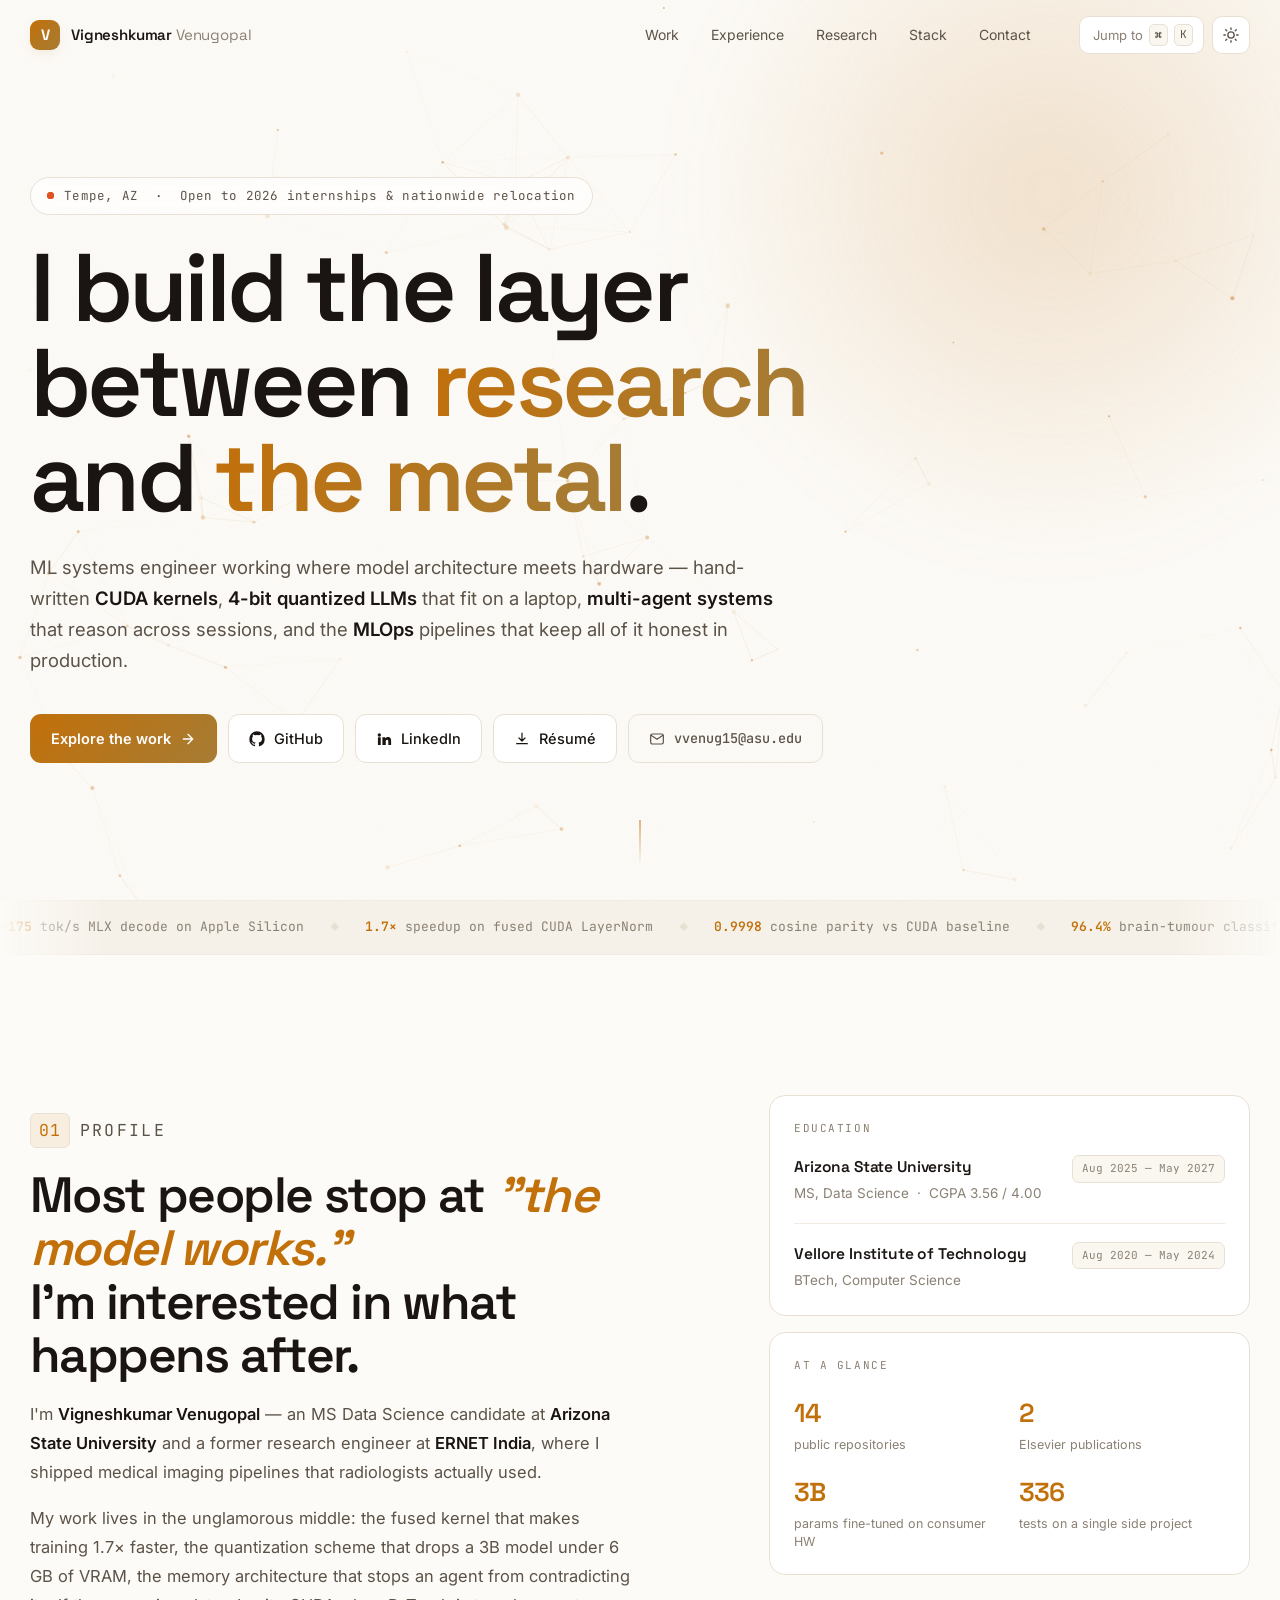
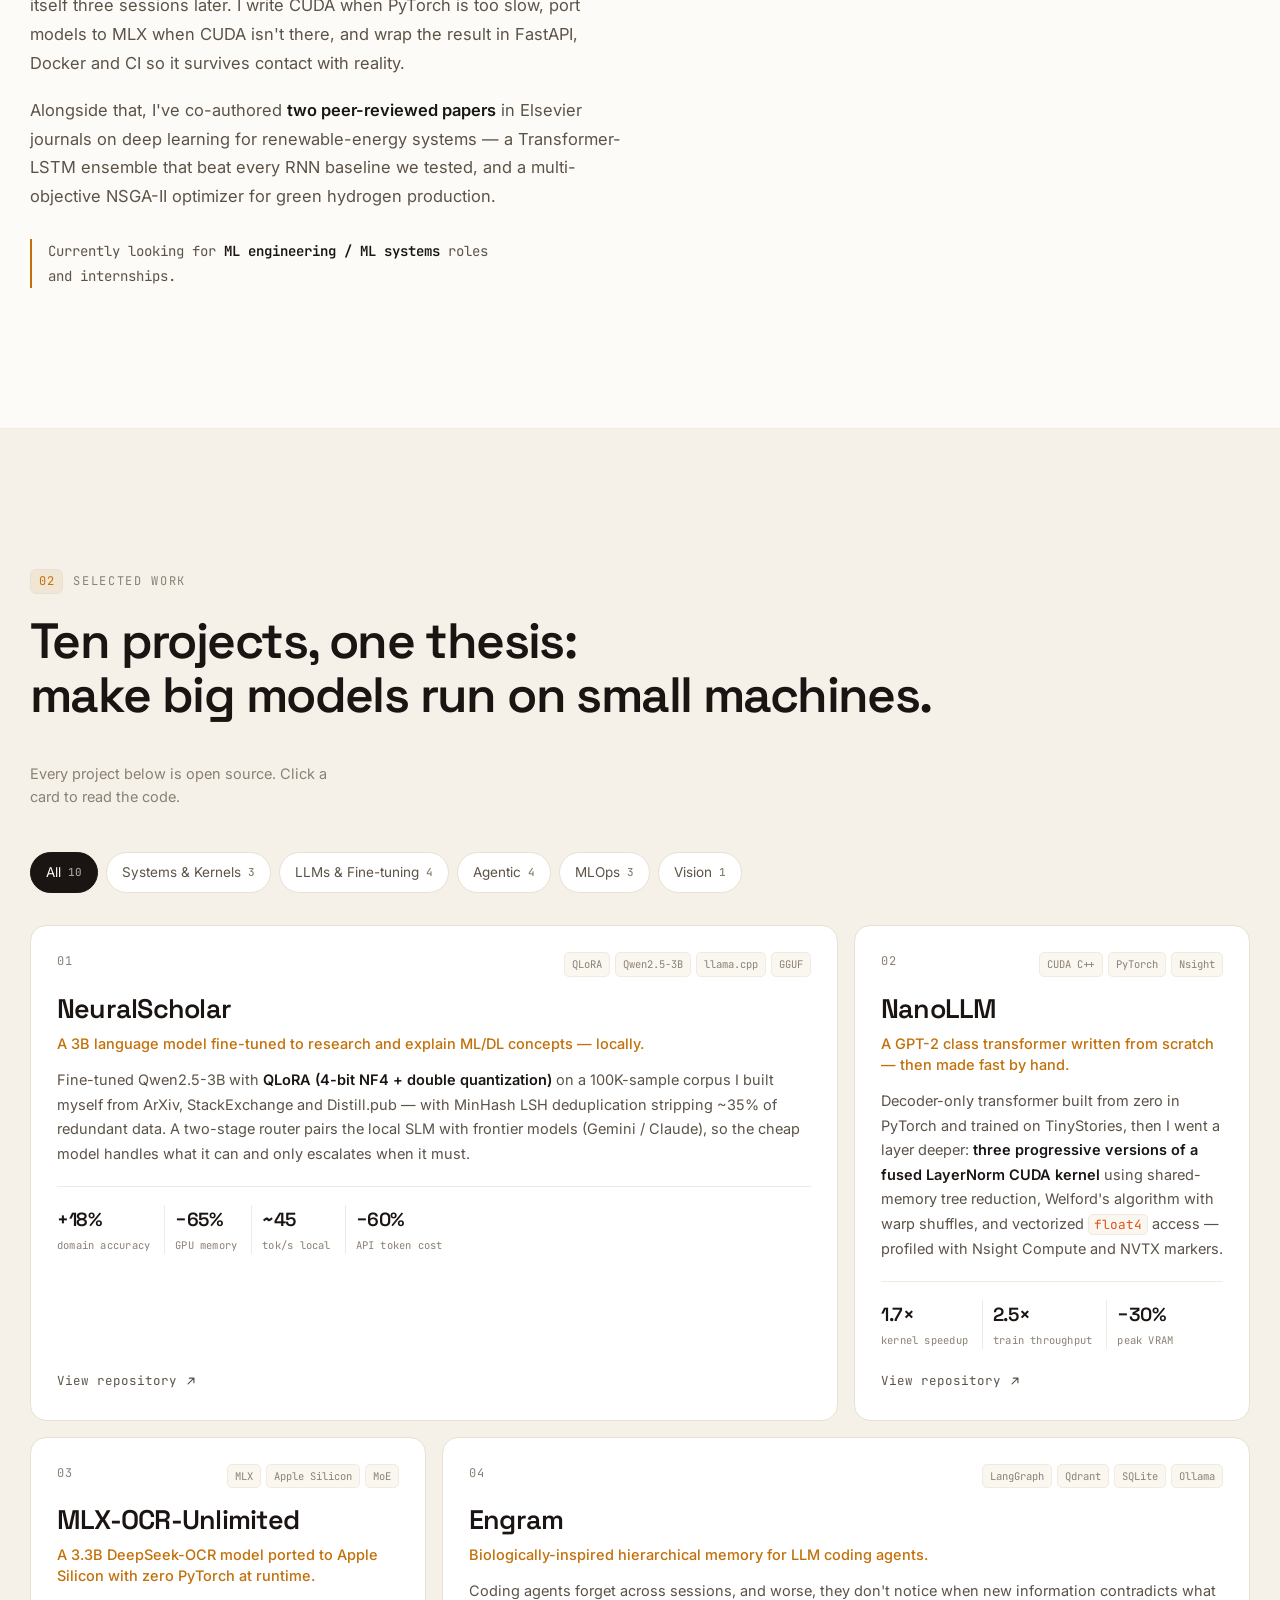
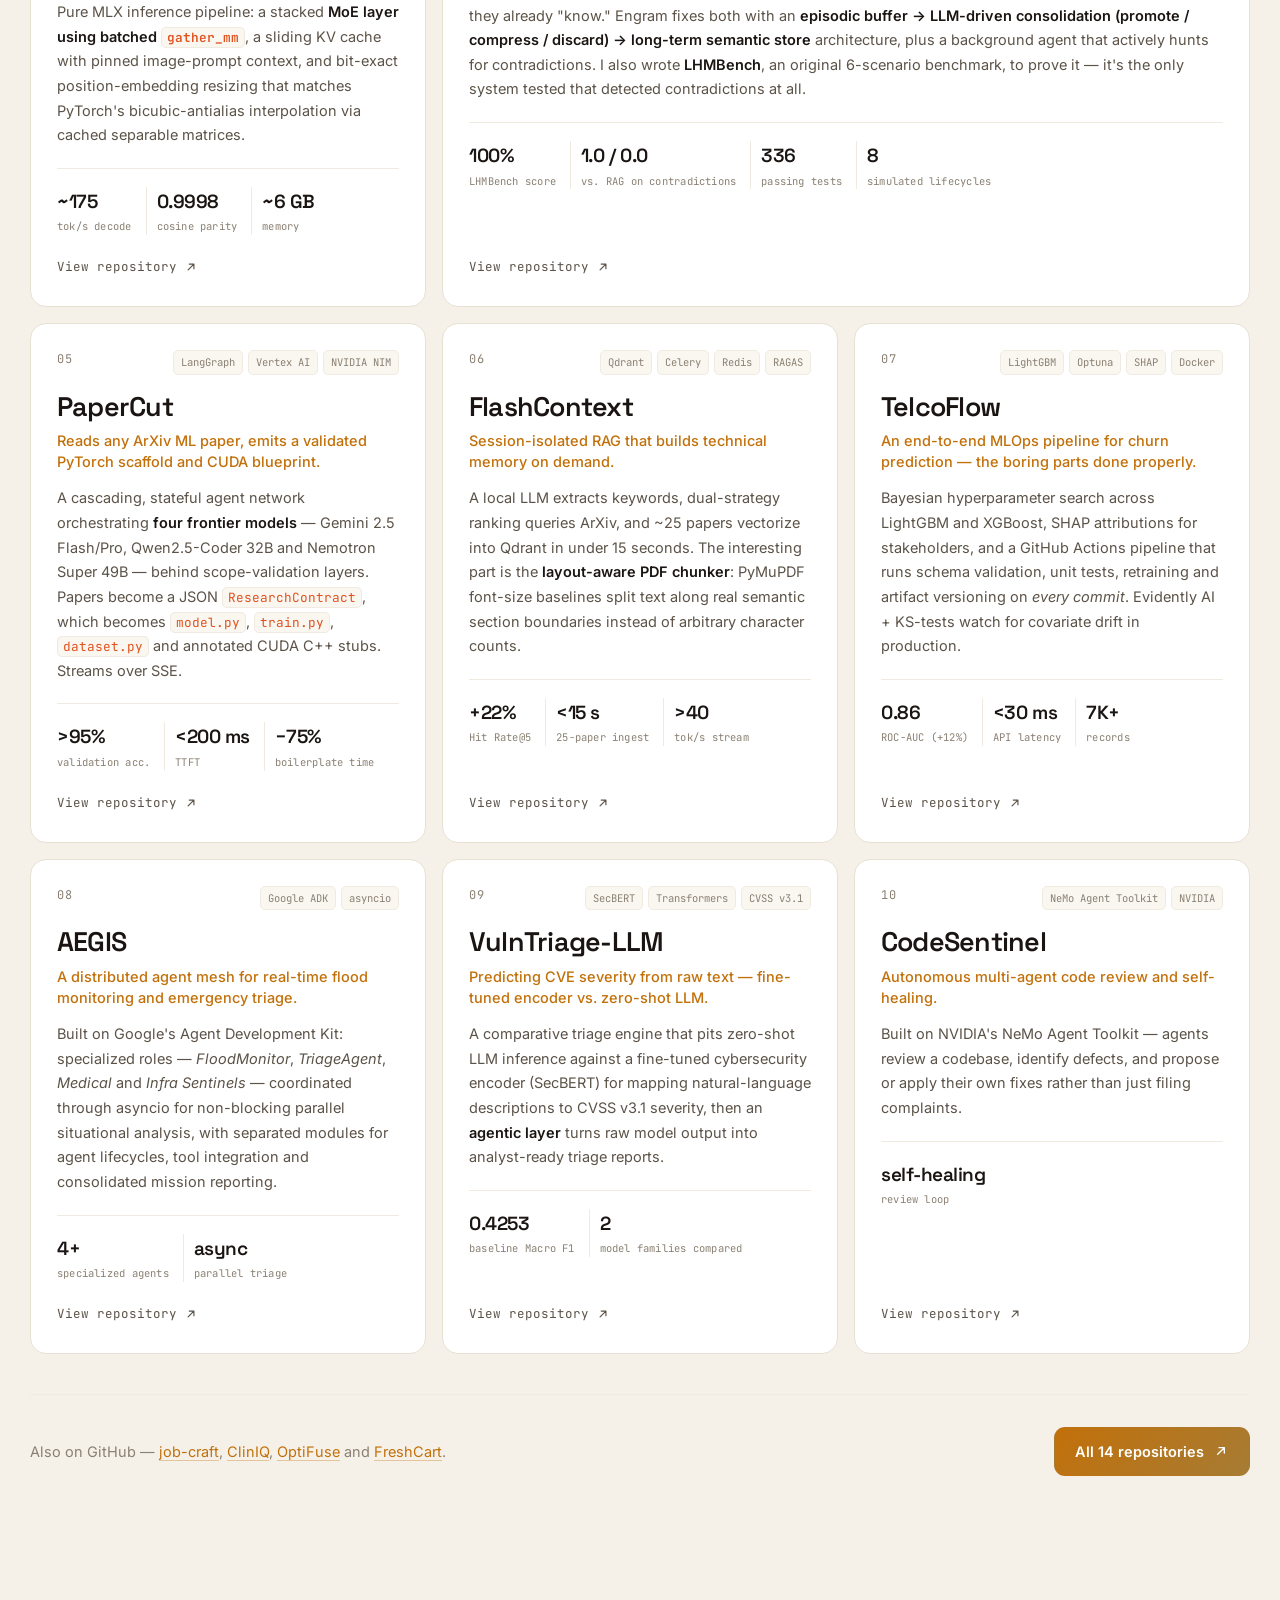
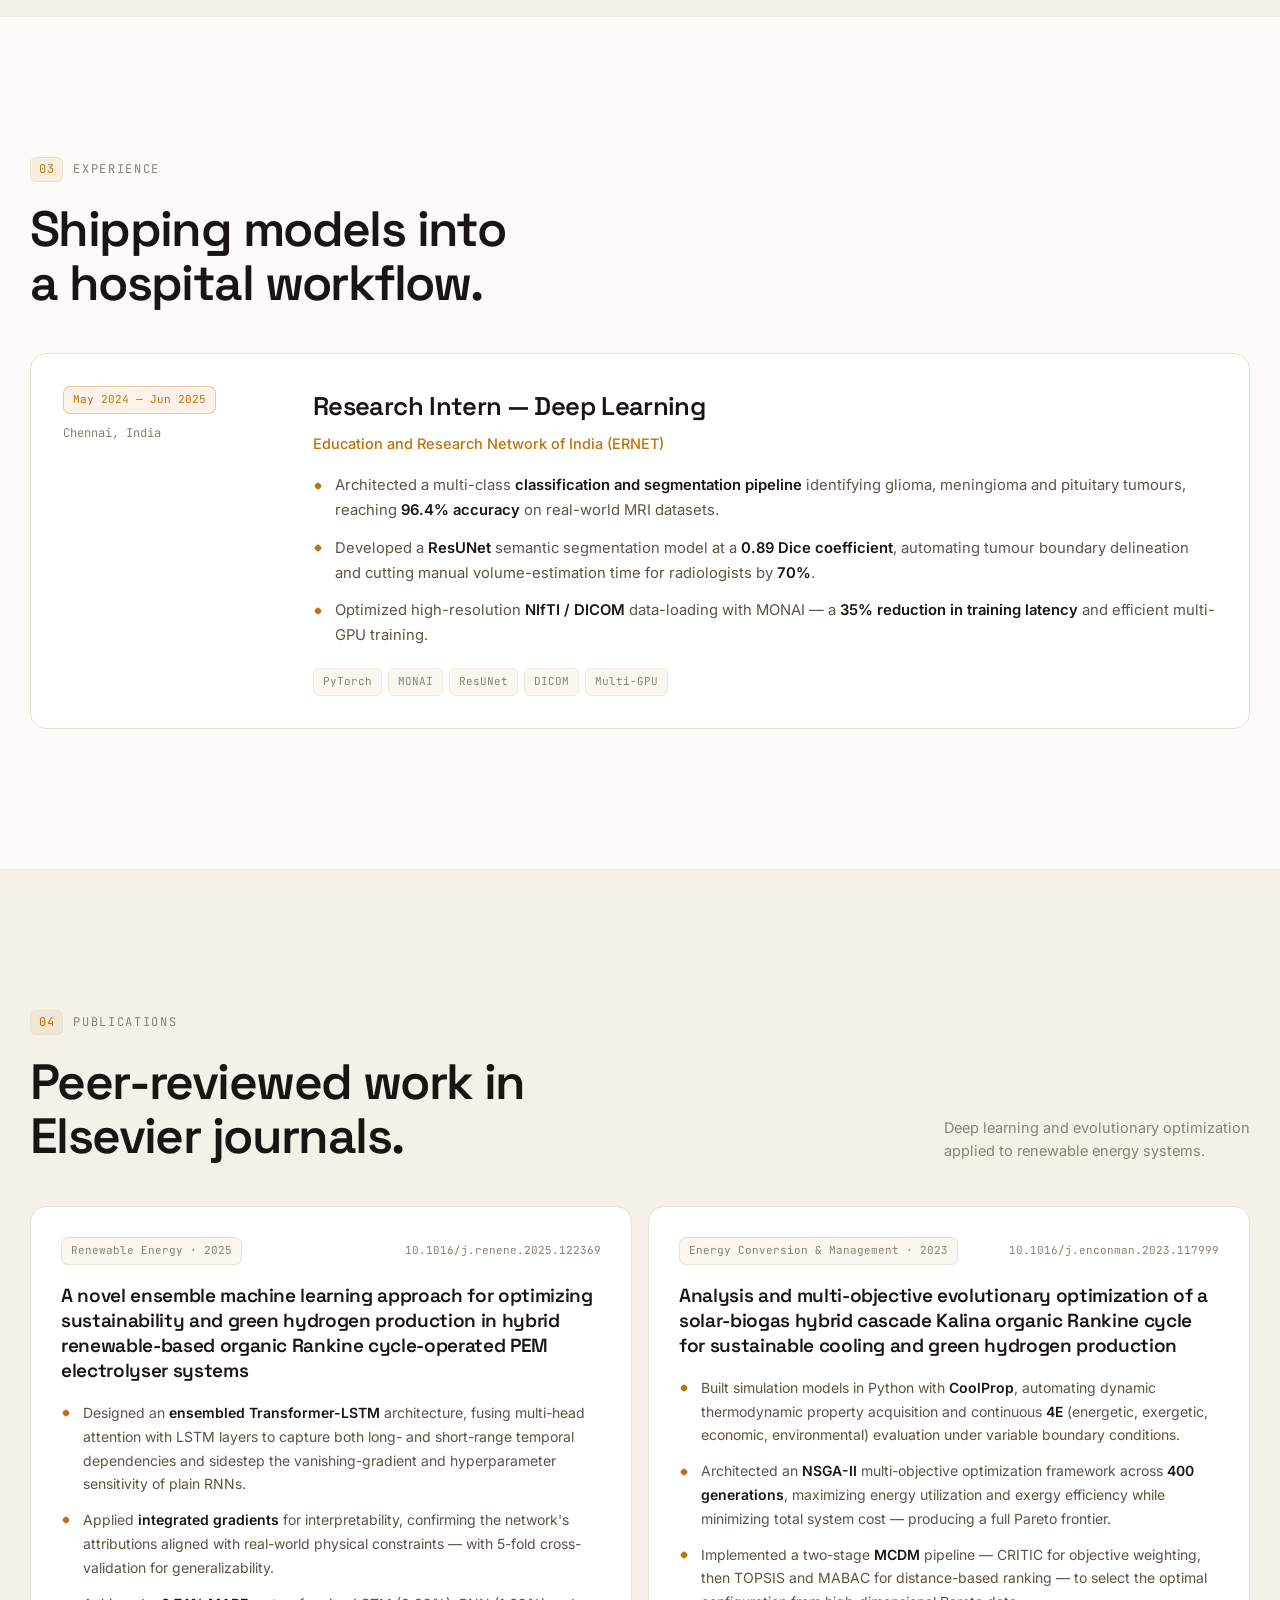
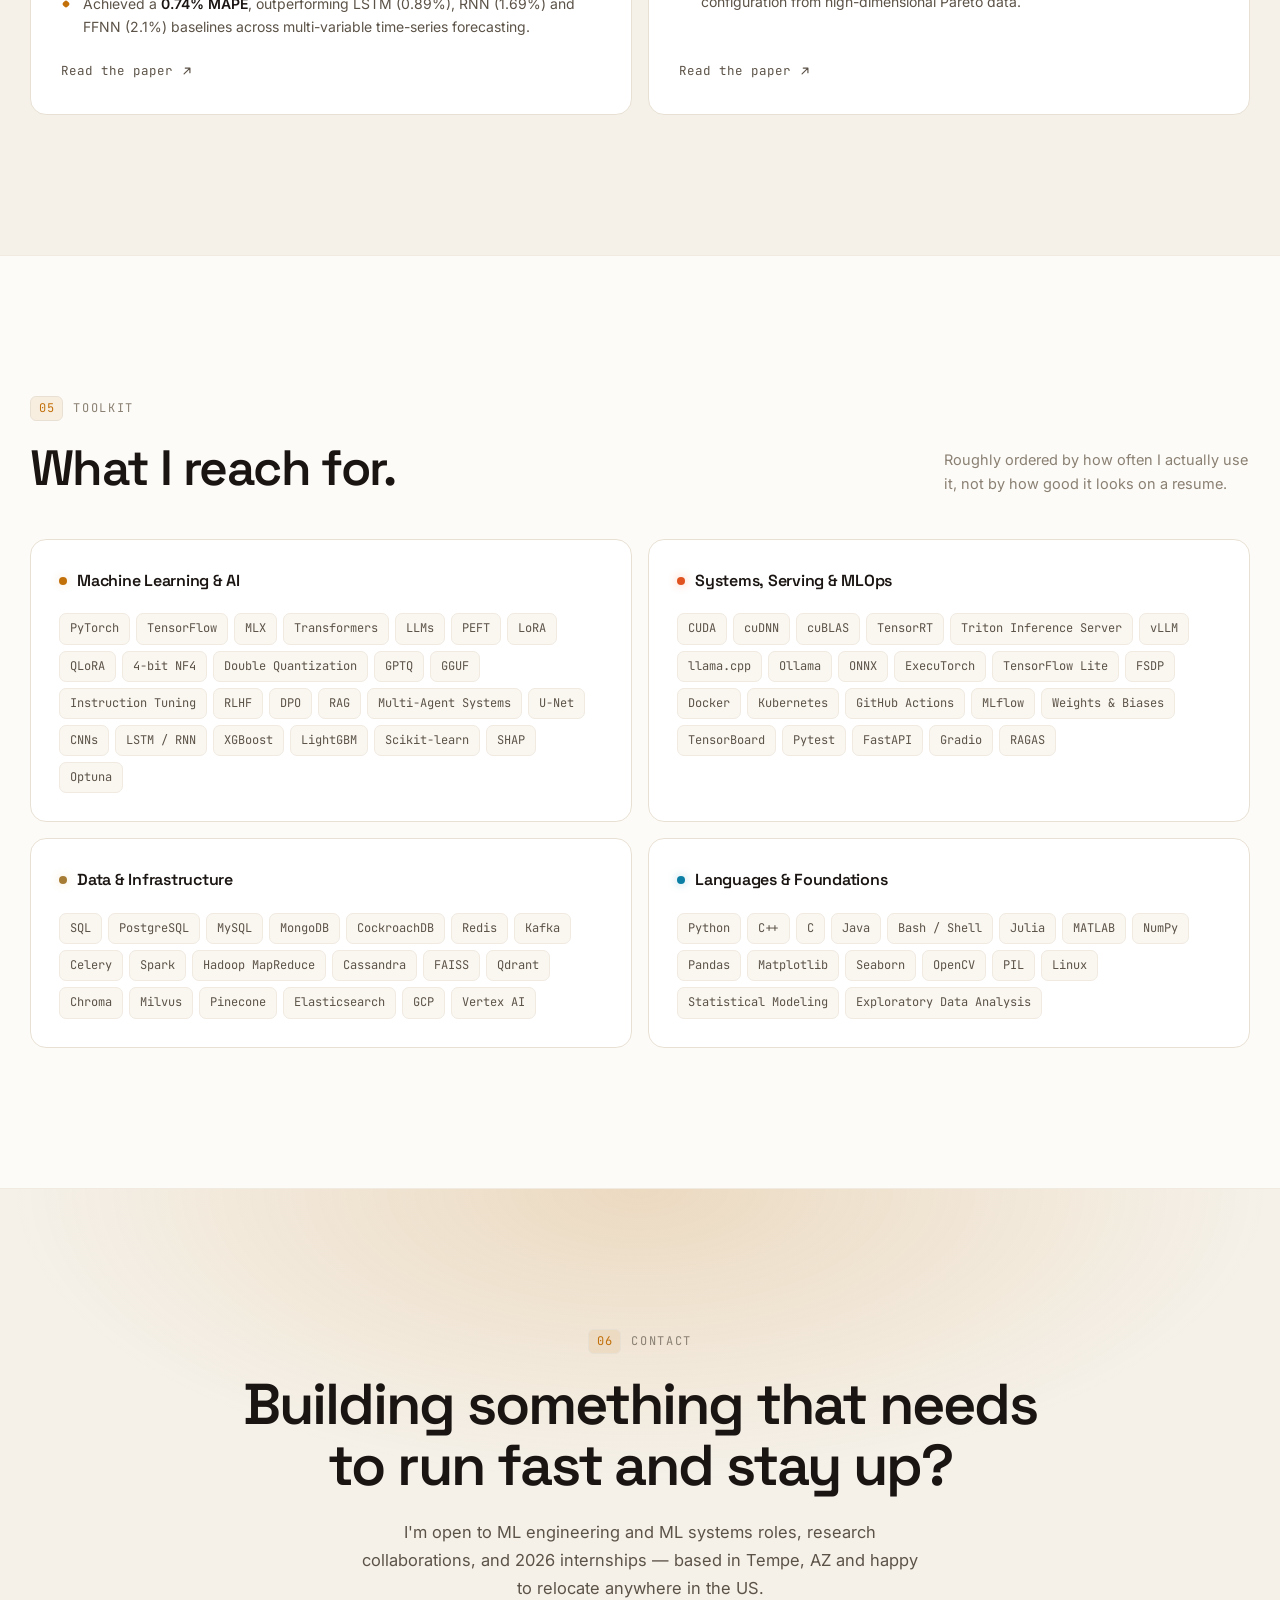
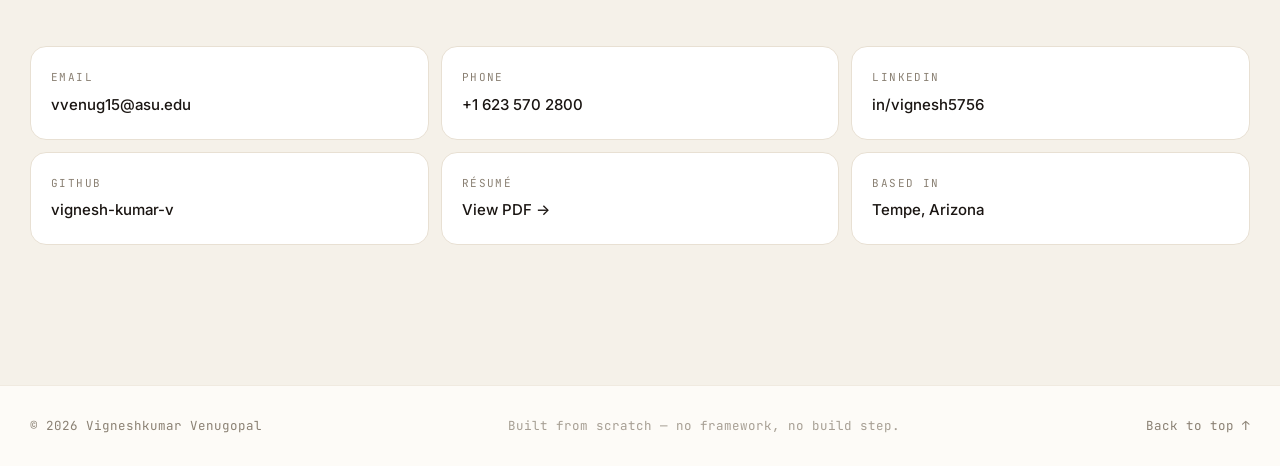
<file: index.html>
<!DOCTYPE html>
<html lang="en" data-theme="dark">
<head>
<meta charset="utf-8">
<meta name="viewport" content="width=device-width, initial-scale=1">
<title>Vigneshkumar Venugopal — ML Systems Engineer</title>
<meta name="description" content="ML systems engineer building the layer between research and hardware — CUDA kernels, quantized LLMs, agentic architectures and production MLOps. MS Data Science @ Arizona State University.">
<meta name="author" content="Vigneshkumar Venugopal">
<meta name="theme-color" content="#0b0a09">

<meta property="og:type" content="website">
<meta property="og:title" content="Vigneshkumar Venugopal — ML Systems Engineer">
<meta property="og:description" content="CUDA kernels, quantized LLMs, agentic architectures and production MLOps.">
<meta property="og:url" content="https://vignesh-kumar-v.github.io/">
<meta property="og:image" content="https://vignesh-kumar-v.github.io/assets/img/og.png">
<meta property="og:image:width" content="1200">
<meta property="og:image:height" content="630">
<meta property="og:image:alt" content="Vigneshkumar Venugopal — ML systems at the metal. CUDA kernels, quantized LLMs, agentic architectures, production MLOps.">
<meta property="og:site_name" content="Vigneshkumar Venugopal">
<meta name="twitter:card" content="summary_large_image">
<meta name="twitter:title" content="Vigneshkumar Venugopal — ML Systems Engineer">
<meta name="twitter:description" content="CUDA kernels, quantized LLMs, agentic architectures and production MLOps.">
<meta name="twitter:image" content="https://vignesh-kumar-v.github.io/assets/img/og.png">

<link rel="canonical" href="https://vignesh-kumar-v.github.io/">
<link rel="icon" href="data:image/svg+xml,%3Csvg xmlns='http://www.w3.org/2000/svg' viewBox='0 0 100 100'%3E%3Crect width='100' height='100' rx='22' fill='%230b0a09'/%3E%3Cpath d='M24 30 L50 74 L76 30' fill='none' stroke='%23f5a524' stroke-width='9' stroke-linecap='round' stroke-linejoin='round'/%3E%3C/svg%3E">

<link rel="preconnect" href="https://fonts.googleapis.com">
<link rel="preconnect" href="https://fonts.gstatic.com" crossorigin>
<link href="https://fonts.googleapis.com/css2?family=Space+Grotesk:wght@400;500;600;700&family=Inter:wght@400;500;600&family=JetBrains+Mono:wght@400;500;600&display=swap" rel="stylesheet">
<link rel="stylesheet" href="assets/css/style.css">
</head>
<body>

<div class="scroll-progress" id="scrollProgress"></div>
<div class="grain" aria-hidden="true"></div>

<a href="#projects" class="skip-link">Skip to projects</a>

<!-- ══════════════ NAV ══════════════ -->
<header class="nav" id="nav">
  <div class="nav__inner">
    <a href="#home" class="nav__brand">
      <span class="nav__mark" aria-hidden="true">V</span>
      <span class="nav__name">Vigneshkumar<span class="nav__dim"> Venugopal</span></span>
    </a>
    <nav class="nav__links" aria-label="Primary">
      <a href="#projects">Work</a>
      <a href="#experience">Experience</a>
      <a href="#research">Research</a>
      <a href="#stack">Stack</a>
      <a href="#contact">Contact</a>
    </nav>
    <div class="nav__actions">
      <button class="kbd-btn" id="paletteOpen" aria-label="Open command palette">
        <span>Jump to</span><kbd>⌘</kbd><kbd>K</kbd>
      </button>
      <button class="icon-btn" id="themeToggle" aria-label="Toggle colour theme" title="Toggle theme">
        <svg class="i-sun" viewBox="0 0 24 24" width="18" height="18" fill="none" stroke="currentColor" stroke-width="1.8" stroke-linecap="round"><circle cx="12" cy="12" r="4.2"/><path d="M12 2.5v2M12 19.5v2M2.5 12h2M19.5 12h2M5 5l1.4 1.4M17.6 17.6L19 19M19 5l-1.4 1.4M6.4 17.6L5 19"/></svg>
        <svg class="i-moon" viewBox="0 0 24 24" width="18" height="18" fill="none" stroke="currentColor" stroke-width="1.8" stroke-linecap="round" stroke-linejoin="round"><path d="M20 14.5A8.5 8.5 0 0 1 9.5 4a8.5 8.5 0 1 0 10.5 10.5z"/></svg>
      </button>
      <button class="icon-btn nav__burger" id="burger" aria-label="Open menu" aria-expanded="false">
        <span></span><span></span>
      </button>
    </div>
  </div>
</header>

<div class="mobile-menu" id="mobileMenu">
  <a href="#projects">Work</a>
  <a href="#experience">Experience</a>
  <a href="#research">Research</a>
  <a href="#stack">Stack</a>
  <a href="#contact">Contact</a>
</div>

<main>

<!-- ══════════════ HERO ══════════════ -->
<section class="hero" id="home">
  <canvas class="hero__canvas" id="neuralCanvas" aria-hidden="true"></canvas>
  <div class="hero__glow" aria-hidden="true"></div>

  <div class="wrap hero__inner">
    <p class="hero__eyebrow reveal">
      <span class="pulse" aria-hidden="true"></span>
      Tempe, AZ &nbsp;·&nbsp; Open to 2026 internships &amp; nationwide relocation
    </p>

    <h1 class="hero__title reveal" data-delay="1">
      I build the layer<br>
      between <em>research</em><br>
      and <em>the metal</em>.
    </h1>

    <p class="hero__lede reveal" data-delay="2">
      ML systems engineer working where model architecture meets hardware — hand-written
      <strong>CUDA kernels</strong>, <strong>4-bit quantized LLMs</strong> that fit on a laptop,
      <strong>multi-agent systems</strong> that reason across sessions, and the
      <strong>MLOps</strong> pipelines that keep all of it honest in production.
    </p>

    <div class="hero__cta reveal" data-delay="3">
      <a class="btn btn--primary" href="#projects">
        Explore the work
        <svg viewBox="0 0 24 24" width="16" height="16" fill="none" stroke="currentColor" stroke-width="2" stroke-linecap="round" stroke-linejoin="round"><path d="M5 12h13M12 5l7 7-7 7"/></svg>
      </a>
      <a class="btn" href="https://github.com/vignesh-kumar-v" target="_blank" rel="noopener">
        <svg viewBox="0 0 24 24" width="16" height="16" fill="currentColor"><path d="M12 .5A11.5 11.5 0 0 0 .5 12a11.5 11.5 0 0 0 7.86 10.92c.58.1.79-.25.79-.56v-2c-3.2.7-3.88-1.37-3.88-1.37-.53-1.34-1.29-1.7-1.29-1.7-1.05-.72.08-.7.08-.7 1.16.08 1.77 1.2 1.77 1.2 1.03 1.77 2.7 1.26 3.36.96.1-.75.4-1.26.73-1.55-2.56-.29-5.25-1.28-5.25-5.7 0-1.26.45-2.29 1.19-3.1-.12-.29-.52-1.47.11-3.05 0 0 .97-.31 3.18 1.18a11 11 0 0 1 5.79 0c2.2-1.5 3.17-1.18 3.17-1.18.63 1.58.24 2.76.12 3.05.74.81 1.19 1.84 1.19 3.1 0 4.43-2.7 5.4-5.27 5.69.41.36.78 1.06.78 2.14v3.17c0 .31.2.67.8.56A11.5 11.5 0 0 0 23.5 12 11.5 11.5 0 0 0 12 .5z"/></svg>
        GitHub
      </a>
      <a class="btn" href="https://www.linkedin.com/in/vignesh5756" target="_blank" rel="noopener">
        <svg viewBox="0 0 24 24" width="16" height="16" fill="currentColor"><path d="M4.98 3.5a2.5 2.5 0 1 1 0 5 2.5 2.5 0 0 1 0-5zM2.9 21h4.2V9.4H2.9V21zM9.6 9.4h4v1.6h.06c.56-1 1.93-2.1 3.97-2.1 4.25 0 5.03 2.7 5.03 6.22V21h-4.2v-5.1c0-1.22-.02-2.8-1.75-2.8-1.76 0-2.03 1.34-2.03 2.72V21H9.6V9.4z"/></svg>
        LinkedIn
      </a>
      <a class="btn" href="assets/Vigneshkumar-Venugopal-Resume.pdf" target="_blank" rel="noopener">
        <svg viewBox="0 0 24 24" width="16" height="16" fill="none" stroke="currentColor" stroke-width="1.8" stroke-linecap="round" stroke-linejoin="round"><path d="M12 3v12M7.5 10.5L12 15l4.5-4.5M4 19h16"/></svg>
        Résumé
      </a>
      <button class="btn btn--ghost" id="copyEmail" data-email="vvenug15@asu.edu">
        <svg viewBox="0 0 24 24" width="16" height="16" fill="none" stroke="currentColor" stroke-width="1.8" stroke-linecap="round" stroke-linejoin="round"><rect x="2.5" y="4.5" width="19" height="15" rx="2.5"/><path d="M3 6.5l9 6 9-6"/></svg>
        <span class="copy-label">vvenug15@asu.edu</span>
      </button>
    </div>
  </div>

  <div class="hero__scroll" aria-hidden="true"><span></span></div>
</section>

<!-- ══════════════ METRICS TICKER ══════════════ -->
<section class="ticker" aria-label="Selected results">
  <div class="ticker__track">
    <div class="ticker__set">
      <span><b>~175</b> tok/s MLX decode on Apple Silicon</span><i>◆</i>
      <span><b>1.7×</b> speedup on fused CUDA LayerNorm</span><i>◆</i>
      <span><b>0.9998</b> cosine parity vs CUDA baseline</span><i>◆</i>
      <span><b>96.4%</b> brain-tumour classification accuracy</span><i>◆</i>
      <span><b>0.74%</b> MAPE — SOTA hybrid-energy forecast</span><i>◆</i>
      <span><b>&lt;6 GB</b> VRAM for a 3B fine-tuned LLM</span><i>◆</i>
      <span><b>&lt;30 ms</b> production inference latency</span><i>◆</i>
      <span><b>2</b> peer-reviewed Elsevier publications</span><i>◆</i>
    </div>
    <div class="ticker__set" aria-hidden="true">
      <span><b>~175</b> tok/s MLX decode on Apple Silicon</span><i>◆</i>
      <span><b>1.7×</b> speedup on fused CUDA LayerNorm</span><i>◆</i>
      <span><b>0.9998</b> cosine parity vs CUDA baseline</span><i>◆</i>
      <span><b>96.4%</b> brain-tumour classification accuracy</span><i>◆</i>
      <span><b>0.74%</b> MAPE — SOTA hybrid-energy forecast</span><i>◆</i>
      <span><b>&lt;6 GB</b> VRAM for a 3B fine-tuned LLM</span><i>◆</i>
      <span><b>&lt;30 ms</b> production inference latency</span><i>◆</i>
      <span><b>2</b> peer-reviewed Elsevier publications</span><i>◆</i>
    </div>
  </div>
</section>

<!-- ══════════════ ABOUT ══════════════ -->
<section class="section" id="about">
  <div class="wrap about">
    <div class="about__text reveal">
      <p class="sec-label"><span>01</span> Profile</p>
      <h2 class="sec-title">Most people stop at <em>"the model works."</em><br>I'm interested in what happens after.</h2>
      <p>
        I'm <strong>Vigneshkumar Venugopal</strong> — an MS Data Science candidate at
        <strong>Arizona State University</strong> and a former research engineer at
        <strong>ERNET India</strong>, where I shipped medical imaging pipelines that radiologists actually used.
      </p>
      <p>
        My work lives in the unglamorous middle: the fused kernel that makes training 1.7× faster, the
        quantization scheme that drops a 3B model under 6 GB of VRAM, the memory architecture that stops
        an agent from contradicting itself three sessions later. I write CUDA when PyTorch is too slow,
        port models to MLX when CUDA isn't there, and wrap the result in FastAPI, Docker and CI so it
        survives contact with reality.
      </p>
      <p>
        Alongside that, I've co-authored <strong>two peer-reviewed papers</strong> in Elsevier journals on
        deep learning for renewable-energy systems — a Transformer-LSTM ensemble that beat every RNN
        baseline we tested, and a multi-objective NSGA-II optimizer for green hydrogen production.
      </p>
      <p class="about__sign">Currently looking for <strong>ML engineering / ML systems</strong> roles and internships.</p>
    </div>

    <aside class="about__side reveal" data-delay="1">
      <div class="card card--stat">
        <p class="card__k">Education</p>
        <div class="edu">
          <div class="edu__row">
            <div>
              <h3>Arizona State University</h3>
              <p>MS, Data Science &nbsp;·&nbsp; CGPA 3.56 / 4.00</p>
            </div>
            <span class="chip">Aug 2025 — May 2027</span>
          </div>
          <div class="edu__row">
            <div>
              <h3>Vellore Institute of Technology</h3>
              <p>BTech, Computer Science</p>
            </div>
            <span class="chip">Aug 2020 — May 2024</span>
          </div>
        </div>
      </div>

      <div class="card card--stat">
        <p class="card__k">At a glance</p>
        <ul class="glance">
          <li><b>14</b><span>public repositories</span></li>
          <li><b>2</b><span>Elsevier publications</span></li>
          <li><b>3B</b><span>params fine-tuned on consumer HW</span></li>
          <li><b>336</b><span>tests on a single side project</span></li>
        </ul>
      </div>
    </aside>
  </div>
</section>

<!-- ══════════════ PROJECTS ══════════════ -->
<section class="section section--alt" id="projects">
  <div class="wrap">
    <div class="sec-head reveal">
      <div>
        <p class="sec-label"><span>02</span> Selected work</p>
        <h2 class="sec-title">Ten projects, one thesis:<br>make big models run on small machines.</h2>
      </div>
      <p class="sec-note">Every project below is open source. Click a card to read the code.</p>
    </div>

    <div class="filters reveal" role="tablist" aria-label="Filter projects">
      <button class="filter is-active" data-filter="all" role="tab" aria-selected="true">All <b>10</b></button>
      <button class="filter" data-filter="systems" role="tab" aria-selected="false">Systems &amp; Kernels <b>3</b></button>
      <button class="filter" data-filter="llm" role="tab" aria-selected="false">LLMs &amp; Fine-tuning <b>4</b></button>
      <button class="filter" data-filter="agents" role="tab" aria-selected="false">Agentic <b>4</b></button>
      <button class="filter" data-filter="mlops" role="tab" aria-selected="false">MLOps <b>3</b></button>
      <button class="filter" data-filter="vision" role="tab" aria-selected="false">Vision <b>1</b></button>
    </div>

    <div class="grid" id="projectGrid">

      <!-- 1 -->
      <article class="proj proj--wide reveal" data-tags="systems llm">
        <div class="proj__top">
          <p class="proj__idx">01</p>
          <div class="proj__tags"><span>QLoRA</span><span>Qwen2.5-3B</span><span>llama.cpp</span><span>GGUF</span></div>
        </div>
        <h3 class="proj__name">NeuralScholar</h3>
        <p class="proj__sub">A 3B language model fine-tuned to research and explain ML/DL concepts — locally.</p>
        <p class="proj__body">
          Fine-tuned Qwen2.5-3B with <strong>QLoRA (4-bit NF4 + double quantization)</strong> on a 100K-sample corpus
          I built myself from ArXiv, StackExchange and Distill.pub — with MinHash LSH deduplication stripping ~35% of
          redundant data. A two-stage router pairs the local SLM with frontier models (Gemini / Claude), so the
          cheap model handles what it can and only escalates when it must.
        </p>
        <ul class="metrics">
          <li><b>+18%</b><span>domain accuracy</span></li>
          <li><b>−65%</b><span>GPU memory</span></li>
          <li><b>~45</b><span>tok/s local</span></li>
          <li><b>−60%</b><span>API token cost</span></li>
        </ul>
        <a class="proj__link" href="https://github.com/vignesh-kumar-v/NeuralScholar" target="_blank" rel="noopener">
          View repository <svg viewBox="0 0 24 24" width="14" height="14" fill="none" stroke="currentColor" stroke-width="2" stroke-linecap="round" stroke-linejoin="round"><path d="M7 17L17 7M9 7h8v8"/></svg>
        </a>
      </article>

      <!-- 2 -->
      <article class="proj reveal" data-tags="systems" data-delay="1">
        <div class="proj__top">
          <p class="proj__idx">02</p>
          <div class="proj__tags"><span>CUDA C++</span><span>PyTorch</span><span>Nsight</span></div>
        </div>
        <h3 class="proj__name">NanoLLM</h3>
        <p class="proj__sub">A GPT-2 class transformer written from scratch — then made fast by hand.</p>
        <p class="proj__body">
          Decoder-only transformer built from zero in PyTorch and trained on TinyStories, then I went a layer
          deeper: <strong>three progressive versions of a fused LayerNorm CUDA kernel</strong> using shared-memory
          tree reduction, Welford's algorithm with warp shuffles, and vectorized <code>float4</code> access —
          profiled with Nsight Compute and NVTX markers.
        </p>
        <ul class="metrics">
          <li><b>1.7×</b><span>kernel speedup</span></li>
          <li><b>2.5×</b><span>train throughput</span></li>
          <li><b>−30%</b><span>peak VRAM</span></li>
        </ul>
        <a class="proj__link" href="https://github.com/vignesh-kumar-v/LLMs" target="_blank" rel="noopener">
          View repository <svg viewBox="0 0 24 24" width="14" height="14" fill="none" stroke="currentColor" stroke-width="2" stroke-linecap="round" stroke-linejoin="round"><path d="M7 17L17 7M9 7h8v8"/></svg>
        </a>
      </article>

      <!-- 3 -->
      <article class="proj reveal" data-tags="systems vision" data-delay="2">
        <div class="proj__top">
          <p class="proj__idx">03</p>
          <div class="proj__tags"><span>MLX</span><span>Apple Silicon</span><span>MoE</span></div>
        </div>
        <h3 class="proj__name">MLX-OCR-Unlimited</h3>
        <p class="proj__sub">A 3.3B DeepSeek-OCR model ported to Apple Silicon with zero PyTorch at runtime.</p>
        <p class="proj__body">
          Pure MLX inference pipeline: a stacked <strong>MoE layer using batched <code>gather_mm</code></strong>,
          a sliding KV cache with pinned image-prompt context, and bit-exact position-embedding resizing that
          matches PyTorch's bicubic-antialias interpolation via cached separable matrices.
        </p>
        <ul class="metrics">
          <li><b>~175</b><span>tok/s decode</span></li>
          <li><b>0.9998</b><span>cosine parity</span></li>
          <li><b>~6 GB</b><span>memory</span></li>
        </ul>
        <a class="proj__link" href="https://github.com/vignesh-kumar-v/mlx-ocr-unlimited" target="_blank" rel="noopener">
          View repository <svg viewBox="0 0 24 24" width="14" height="14" fill="none" stroke="currentColor" stroke-width="2" stroke-linecap="round" stroke-linejoin="round"><path d="M7 17L17 7M9 7h8v8"/></svg>
        </a>
      </article>

      <!-- 4 -->
      <article class="proj proj--wide reveal" data-tags="agents">
        <div class="proj__top">
          <p class="proj__idx">04</p>
          <div class="proj__tags"><span>LangGraph</span><span>Qdrant</span><span>SQLite</span><span>Ollama</span></div>
        </div>
        <h3 class="proj__name">Engram</h3>
        <p class="proj__sub">Biologically-inspired hierarchical memory for LLM coding agents.</p>
        <p class="proj__body">
          Coding agents forget across sessions, and worse, they don't notice when new information contradicts
          what they already "know." Engram fixes both with an <strong>episodic buffer → LLM-driven consolidation
          (promote / compress / discard) → long-term semantic store</strong> architecture, plus a background agent
          that actively hunts for contradictions. I also wrote <strong>LHMBench</strong>, an original 6-scenario
          benchmark, to prove it — it's the only system tested that detected contradictions at all.
        </p>
        <ul class="metrics">
          <li><b>100%</b><span>LHMBench score</span></li>
          <li><b>1.0 / 0.0</b><span>vs. RAG on contradictions</span></li>
          <li><b>336</b><span>passing tests</span></li>
          <li><b>8</b><span>simulated lifecycles</span></li>
        </ul>
        <a class="proj__link" href="https://github.com/vignesh-kumar-v/Engram" target="_blank" rel="noopener">
          View repository <svg viewBox="0 0 24 24" width="14" height="14" fill="none" stroke="currentColor" stroke-width="2" stroke-linecap="round" stroke-linejoin="round"><path d="M7 17L17 7M9 7h8v8"/></svg>
        </a>
      </article>

      <!-- 5 -->
      <article class="proj reveal" data-tags="agents llm" data-delay="1">
        <div class="proj__top">
          <p class="proj__idx">05</p>
          <div class="proj__tags"><span>LangGraph</span><span>Vertex AI</span><span>NVIDIA NIM</span></div>
        </div>
        <h3 class="proj__name">PaperCut</h3>
        <p class="proj__sub">Reads any ArXiv ML paper, emits a validated PyTorch scaffold and CUDA blueprint.</p>
        <p class="proj__body">
          A cascading, stateful agent network orchestrating <strong>four frontier models</strong> — Gemini 2.5
          Flash/Pro, Qwen2.5-Coder 32B and Nemotron Super 49B — behind scope-validation layers. Papers become a
          JSON <code>ResearchContract</code>, which becomes <code>model.py</code>, <code>train.py</code>,
          <code>dataset.py</code> and annotated CUDA C++ stubs. Streams over SSE.
        </p>
        <ul class="metrics">
          <li><b>&gt;95%</b><span>validation acc.</span></li>
          <li><b>&lt;200 ms</b><span>TTFT</span></li>
          <li><b>−75%</b><span>boilerplate time</span></li>
        </ul>
        <a class="proj__link" href="https://github.com/vignesh-kumar-v/PaperCut" target="_blank" rel="noopener">
          View repository <svg viewBox="0 0 24 24" width="14" height="14" fill="none" stroke="currentColor" stroke-width="2" stroke-linecap="round" stroke-linejoin="round"><path d="M7 17L17 7M9 7h8v8"/></svg>
        </a>
      </article>

      <!-- 6 -->
      <article class="proj reveal" data-tags="llm mlops" data-delay="2">
        <div class="proj__top">
          <p class="proj__idx">06</p>
          <div class="proj__tags"><span>Qdrant</span><span>Celery</span><span>Redis</span><span>RAGAS</span></div>
        </div>
        <h3 class="proj__name">FlashContext</h3>
        <p class="proj__sub">Session-isolated RAG that builds technical memory on demand.</p>
        <p class="proj__body">
          A local LLM extracts keywords, dual-strategy ranking queries ArXiv, and ~25 papers vectorize into
          Qdrant in under 15 seconds. The interesting part is the <strong>layout-aware PDF chunker</strong>:
          PyMuPDF font-size baselines split text along real semantic section boundaries instead of arbitrary
          character counts.
        </p>
        <ul class="metrics">
          <li><b>+22%</b><span>Hit Rate@5</span></li>
          <li><b>&lt;15 s</b><span>25-paper ingest</span></li>
          <li><b>&gt;40</b><span>tok/s stream</span></li>
        </ul>
        <a class="proj__link" href="https://github.com/vignesh-kumar-v/FlashContext" target="_blank" rel="noopener">
          View repository <svg viewBox="0 0 24 24" width="14" height="14" fill="none" stroke="currentColor" stroke-width="2" stroke-linecap="round" stroke-linejoin="round"><path d="M7 17L17 7M9 7h8v8"/></svg>
        </a>
      </article>

      <!-- 7 -->
      <article class="proj reveal" data-tags="mlops">
        <div class="proj__top">
          <p class="proj__idx">07</p>
          <div class="proj__tags"><span>LightGBM</span><span>Optuna</span><span>SHAP</span><span>Docker</span></div>
        </div>
        <h3 class="proj__name">TelcoFlow</h3>
        <p class="proj__sub">An end-to-end MLOps pipeline for churn prediction — the boring parts done properly.</p>
        <p class="proj__body">
          Bayesian hyperparameter search across LightGBM and XGBoost, SHAP attributions for stakeholders, and a
          GitHub Actions pipeline that runs schema validation, unit tests, retraining and artifact versioning on
          <em>every commit</em>. Evidently AI + KS-tests watch for covariate drift in production.
        </p>
        <ul class="metrics">
          <li><b>0.86</b><span>ROC-AUC (+12%)</span></li>
          <li><b>&lt;30 ms</b><span>API latency</span></li>
          <li><b>7K+</b><span>records</span></li>
        </ul>
        <a class="proj__link" href="https://github.com/vignesh-kumar-v/TelcoFlow-CI-CD" target="_blank" rel="noopener">
          View repository <svg viewBox="0 0 24 24" width="14" height="14" fill="none" stroke="currentColor" stroke-width="2" stroke-linecap="round" stroke-linejoin="round"><path d="M7 17L17 7M9 7h8v8"/></svg>
        </a>
      </article>

      <!-- 8 -->
      <article class="proj reveal" data-tags="agents" data-delay="1">
        <div class="proj__top">
          <p class="proj__idx">08</p>
          <div class="proj__tags"><span>Google ADK</span><span>asyncio</span></div>
        </div>
        <h3 class="proj__name">AEGIS</h3>
        <p class="proj__sub">A distributed agent mesh for real-time flood monitoring and emergency triage.</p>
        <p class="proj__body">
          Built on Google's Agent Development Kit: specialized roles — <em>FloodMonitor</em>, <em>TriageAgent</em>,
          <em>Medical</em> and <em>Infra Sentinels</em> — coordinated through asyncio for non-blocking parallel
          situational analysis, with separated modules for agent lifecycles, tool integration and consolidated
          mission reporting.
        </p>
        <ul class="metrics">
          <li><b>4+</b><span>specialized agents</span></li>
          <li><b>async</b><span>parallel triage</span></li>
        </ul>
        <a class="proj__link" href="https://github.com/vignesh-kumar-v/AEGIS-Multi-Agent-system" target="_blank" rel="noopener">
          View repository <svg viewBox="0 0 24 24" width="14" height="14" fill="none" stroke="currentColor" stroke-width="2" stroke-linecap="round" stroke-linejoin="round"><path d="M7 17L17 7M9 7h8v8"/></svg>
        </a>
      </article>

      <!-- 9 -->
      <article class="proj reveal" data-tags="llm mlops" data-delay="2">
        <div class="proj__top">
          <p class="proj__idx">09</p>
          <div class="proj__tags"><span>SecBERT</span><span>Transformers</span><span>CVSS v3.1</span></div>
        </div>
        <h3 class="proj__name">VulnTriage-LLM</h3>
        <p class="proj__sub">Predicting CVE severity from raw text — fine-tuned encoder vs. zero-shot LLM.</p>
        <p class="proj__body">
          A comparative triage engine that pits zero-shot LLM inference against a fine-tuned cybersecurity
          encoder (SecBERT) for mapping natural-language descriptions to CVSS v3.1 severity, then an
          <strong>agentic layer</strong> turns raw model output into analyst-ready triage reports.
        </p>
        <ul class="metrics">
          <li><b>0.4253</b><span>baseline Macro F1</span></li>
          <li><b>2</b><span>model families compared</span></li>
        </ul>
        <a class="proj__link" href="https://github.com/vignesh-kumar-v/VulnTriage-LLM" target="_blank" rel="noopener">
          View repository <svg viewBox="0 0 24 24" width="14" height="14" fill="none" stroke="currentColor" stroke-width="2" stroke-linecap="round" stroke-linejoin="round"><path d="M7 17L17 7M9 7h8v8"/></svg>
        </a>
      </article>

      <!-- 10 -->
      <article class="proj reveal" data-tags="agents">
        <div class="proj__top">
          <p class="proj__idx">10</p>
          <div class="proj__tags"><span>NeMo Agent Toolkit</span><span>NVIDIA</span></div>
        </div>
        <h3 class="proj__name">CodeSentinel</h3>
        <p class="proj__sub">Autonomous multi-agent code review and self-healing.</p>
        <p class="proj__body">
          Built on NVIDIA's NeMo Agent Toolkit — agents review a codebase, identify defects, and propose or
          apply their own fixes rather than just filing complaints.
        </p>
        <ul class="metrics">
          <li><b>self-healing</b><span>review loop</span></li>
        </ul>
        <a class="proj__link" href="https://github.com/vignesh-kumar-v/codesentinel" target="_blank" rel="noopener">
          View repository <svg viewBox="0 0 24 24" width="14" height="14" fill="none" stroke="currentColor" stroke-width="2" stroke-linecap="round" stroke-linejoin="round"><path d="M7 17L17 7M9 7h8v8"/></svg>
        </a>
      </article>

    </div>

    <p class="grid__empty" id="gridEmpty" hidden>No projects in that category yet.</p>

    <div class="more reveal">
      <p>Also on GitHub — <a href="https://github.com/vignesh-kumar-v/job-craft" target="_blank" rel="noopener">job-craft</a>,
        <a href="https://github.com/vignesh-kumar-v/ClinIQ" target="_blank" rel="noopener">ClinIQ</a>,
        <a href="https://github.com/vignesh-kumar-v/OptiFuse" target="_blank" rel="noopener">OptiFuse</a> and
        <a href="https://github.com/vignesh-kumar-v/FreshCart" target="_blank" rel="noopener">FreshCart</a>.</p>
      <a class="btn btn--primary" href="https://github.com/vignesh-kumar-v?tab=repositories" target="_blank" rel="noopener">
        All 14 repositories
        <svg viewBox="0 0 24 24" width="16" height="16" fill="none" stroke="currentColor" stroke-width="2" stroke-linecap="round" stroke-linejoin="round"><path d="M7 17L17 7M9 7h8v8"/></svg>
      </a>
    </div>
  </div>
</section>

<!-- ══════════════ EXPERIENCE ══════════════ -->
<section class="section" id="experience">
  <div class="wrap">
    <div class="sec-head reveal">
      <div>
        <p class="sec-label"><span>03</span> Experience</p>
        <h2 class="sec-title">Shipping models into<br>a hospital workflow.</h2>
      </div>
    </div>

    <div class="timeline">
      <article class="tl reveal">
        <div class="tl__meta">
          <span class="chip chip--live">May 2024 — Jun 2025</span>
          <p class="tl__loc">Chennai, India</p>
        </div>
        <div class="tl__body">
          <h3>Research Intern — Deep Learning</h3>
          <p class="tl__org">Education and Research Network of India (ERNET)</p>
          <ul class="bullets">
            <li>Architected a multi-class <strong>classification and segmentation pipeline</strong> identifying glioma, meningioma and pituitary tumours, reaching <strong>96.4% accuracy</strong> on real-world MRI datasets.</li>
            <li>Developed a <strong>ResUNet</strong> semantic segmentation model at a <strong>0.89 Dice coefficient</strong>, automating tumour boundary delineation and cutting manual volume-estimation time for radiologists by <strong>70%</strong>.</li>
            <li>Optimized high-resolution <strong>NIfTI / DICOM</strong> data-loading with MONAI — a <strong>35% reduction in training latency</strong> and efficient multi-GPU training.</li>
          </ul>
          <div class="tl__tags"><span>PyTorch</span><span>MONAI</span><span>ResUNet</span><span>DICOM</span><span>Multi-GPU</span></div>
        </div>
      </article>
    </div>
  </div>
</section>

<!-- ══════════════ RESEARCH ══════════════ -->
<section class="section section--alt" id="research">
  <div class="wrap">
    <div class="sec-head reveal">
      <div>
        <p class="sec-label"><span>04</span> Publications</p>
        <h2 class="sec-title">Peer-reviewed work in<br>Elsevier journals.</h2>
      </div>
      <p class="sec-note">Deep learning and evolutionary optimization applied to renewable energy systems.</p>
    </div>

    <div class="papers">
      <article class="paper reveal">
        <div class="paper__badge">
          <span class="chip">Renewable Energy · 2025</span>
          <p class="paper__doi">10.1016/j.renene.2025.122369</p>
        </div>
        <h3>A novel ensemble machine learning approach for optimizing sustainability and green hydrogen production in hybrid renewable-based organic Rankine cycle-operated PEM electrolyser systems</h3>
        <ul class="bullets">
          <li>Designed an <strong>ensembled Transformer-LSTM</strong> architecture, fusing multi-head attention with LSTM layers to capture both long- and short-range temporal dependencies and sidestep the vanishing-gradient and hyperparameter sensitivity of plain RNNs.</li>
          <li>Applied <strong>integrated gradients</strong> for interpretability, confirming the network's attributions aligned with real-world physical constraints — with 5-fold cross-validation for generalizability.</li>
          <li>Achieved a <strong>0.74% MAPE</strong>, outperforming LSTM (0.89%), RNN (1.69%) and FFNN (2.1%) baselines across multi-variable time-series forecasting.</li>
        </ul>
        <a class="proj__link" href="https://doi.org/10.1016/j.renene.2025.122369" target="_blank" rel="noopener">
          Read the paper <svg viewBox="0 0 24 24" width="14" height="14" fill="none" stroke="currentColor" stroke-width="2" stroke-linecap="round" stroke-linejoin="round"><path d="M7 17L17 7M9 7h8v8"/></svg>
        </a>
      </article>

      <article class="paper reveal" data-delay="1">
        <div class="paper__badge">
          <span class="chip">Energy Conversion &amp; Management · 2023</span>
          <p class="paper__doi">10.1016/j.enconman.2023.117999</p>
        </div>
        <h3>Analysis and multi-objective evolutionary optimization of a solar-biogas hybrid cascade Kalina organic Rankine cycle for sustainable cooling and green hydrogen production</h3>
        <ul class="bullets">
          <li>Built simulation models in Python with <strong>CoolProp</strong>, automating dynamic thermodynamic property acquisition and continuous <strong>4E</strong> (energetic, exergetic, economic, environmental) evaluation under variable boundary conditions.</li>
          <li>Architected an <strong>NSGA-II</strong> multi-objective optimization framework across <strong>400 generations</strong>, maximizing energy utilization and exergy efficiency while minimizing total system cost — producing a full Pareto frontier.</li>
          <li>Implemented a two-stage <strong>MCDM</strong> pipeline — CRITIC for objective weighting, then TOPSIS and MABAC for distance-based ranking — to select the optimal configuration from high-dimensional Pareto data.</li>
        </ul>
        <a class="proj__link" href="https://doi.org/10.1016/j.enconman.2023.117999" target="_blank" rel="noopener">
          Read the paper <svg viewBox="0 0 24 24" width="14" height="14" fill="none" stroke="currentColor" stroke-width="2" stroke-linecap="round" stroke-linejoin="round"><path d="M7 17L17 7M9 7h8v8"/></svg>
        </a>
      </article>
    </div>
  </div>
</section>

<!-- ══════════════ STACK ══════════════ -->
<section class="section" id="stack">
  <div class="wrap">
    <div class="sec-head reveal">
      <div>
        <p class="sec-label"><span>05</span> Toolkit</p>
        <h2 class="sec-title">What I reach for.</h2>
      </div>
      <p class="sec-note">Roughly ordered by how often I actually use it, not by how good it looks on a resume.</p>
    </div>

    <div class="stack">
      <div class="stack__col reveal">
        <h3><span class="dot"></span>Machine Learning &amp; AI</h3>
        <div class="pills">
          <span>PyTorch</span><span>TensorFlow</span><span>MLX</span><span>Transformers</span><span>LLMs</span>
          <span>PEFT</span><span>LoRA</span><span>QLoRA</span><span>4-bit NF4</span><span>Double Quantization</span>
          <span>GPTQ</span><span>GGUF</span><span>Instruction Tuning</span><span>RLHF</span><span>DPO</span>
          <span>RAG</span><span>Multi-Agent Systems</span><span>U-Net</span><span>CNNs</span><span>LSTM / RNN</span>
          <span>XGBoost</span><span>LightGBM</span><span>Scikit-learn</span><span>SHAP</span><span>Optuna</span>
        </div>
      </div>

      <div class="stack__col reveal" data-delay="1">
        <h3><span class="dot dot--2"></span>Systems, Serving &amp; MLOps</h3>
        <div class="pills">
          <span>CUDA</span><span>cuDNN</span><span>cuBLAS</span><span>TensorRT</span><span>Triton Inference Server</span>
          <span>vLLM</span><span>llama.cpp</span><span>Ollama</span><span>ONNX</span><span>ExecuTorch</span>
          <span>TensorFlow Lite</span><span>FSDP</span><span>Docker</span><span>Kubernetes</span>
          <span>GitHub Actions</span><span>MLflow</span><span>Weights &amp; Biases</span><span>TensorBoard</span>
          <span>Pytest</span><span>FastAPI</span><span>Gradio</span><span>RAGAS</span>
        </div>
      </div>

      <div class="stack__col reveal" data-delay="2">
        <h3><span class="dot dot--3"></span>Data &amp; Infrastructure</h3>
        <div class="pills">
          <span>SQL</span><span>PostgreSQL</span><span>MySQL</span><span>MongoDB</span><span>CockroachDB</span>
          <span>Redis</span><span>Kafka</span><span>Celery</span><span>Spark</span><span>Hadoop MapReduce</span>
          <span>Cassandra</span><span>FAISS</span><span>Qdrant</span><span>Chroma</span><span>Milvus</span>
          <span>Pinecone</span><span>Elasticsearch</span><span>GCP</span><span>Vertex AI</span>
        </div>
      </div>

      <div class="stack__col reveal" data-delay="3">
        <h3><span class="dot dot--4"></span>Languages &amp; Foundations</h3>
        <div class="pills">
          <span>Python</span><span>C++</span><span>C</span><span>Java</span><span>Bash / Shell</span>
          <span>Julia</span><span>MATLAB</span><span>NumPy</span><span>Pandas</span><span>Matplotlib</span>
          <span>Seaborn</span><span>OpenCV</span><span>PIL</span><span>Linux</span>
          <span>Statistical Modeling</span><span>Exploratory Data Analysis</span>
        </div>
      </div>
    </div>
  </div>
</section>

<!-- ══════════════ CONTACT ══════════════ -->
<section class="section section--contact" id="contact">
  <div class="wrap contact">
    <div class="reveal">
      <p class="sec-label"><span>06</span> Contact</p>
      <h2 class="contact__title">Building something that needs<br>to run fast and stay up?</h2>
      <p class="contact__lede">
        I'm open to ML engineering and ML systems roles, research collaborations, and 2026 internships —
        based in Tempe, AZ and happy to relocate anywhere in the US.
      </p>
      <div class="contact__grid">
        <a class="ccard" href="mailto:vvenug15@asu.edu">
          <span class="ccard__k">Email</span>
          <span class="ccard__v">vvenug15@asu.edu</span>
        </a>
        <a class="ccard" href="tel:+16235702800">
          <span class="ccard__k">Phone</span>
          <span class="ccard__v">+1 623 570 2800</span>
        </a>
        <a class="ccard" href="https://www.linkedin.com/in/vignesh5756" target="_blank" rel="noopener">
          <span class="ccard__k">LinkedIn</span>
          <span class="ccard__v">in/vignesh5756</span>
        </a>
        <a class="ccard" href="https://github.com/vignesh-kumar-v" target="_blank" rel="noopener">
          <span class="ccard__k">GitHub</span>
          <span class="ccard__v">vignesh-kumar-v</span>
        </a>
        <a class="ccard" href="assets/Vigneshkumar-Venugopal-Resume.pdf" target="_blank" rel="noopener">
          <span class="ccard__k">Résumé</span>
          <span class="ccard__v">View PDF &rarr;</span>
        </a>
        <div class="ccard ccard--static">
          <span class="ccard__k">Based in</span>
          <span class="ccard__v">Tempe, Arizona</span>
        </div>
      </div>
    </div>
  </div>
</section>

</main>

<footer class="foot">
  <div class="wrap foot__inner">
    <p>© <span id="year">2026</span> Vigneshkumar Venugopal</p>
    <p class="foot__mid">Built from scratch — no framework, no build step.</p>
    <button class="foot__top" id="toTop">Back to top ↑</button>
  </div>
</footer>

<!-- ══════════════ COMMAND PALETTE ══════════════ -->
<div class="palette" id="palette" hidden>
  <div class="palette__scrim" data-close></div>
  <div class="palette__box" role="dialog" aria-modal="true" aria-label="Command palette">
    <div class="palette__search">
      <svg viewBox="0 0 24 24" width="17" height="17" fill="none" stroke="currentColor" stroke-width="2" stroke-linecap="round"><circle cx="11" cy="11" r="7"/><path d="M20 20l-3.5-3.5"/></svg>
      <input id="paletteInput" type="text" placeholder="Jump to a section, project or link…" autocomplete="off" spellcheck="false">
      <kbd>ESC</kbd>
    </div>
    <ul class="palette__list" id="paletteList"></ul>
  </div>
</div>

<div class="toast" id="toast" role="status" aria-live="polite"></div>

<script src="assets/js/main.js"></script>
<script src="assets/js/analytics.js"></script>
</body>
</html>
</file>
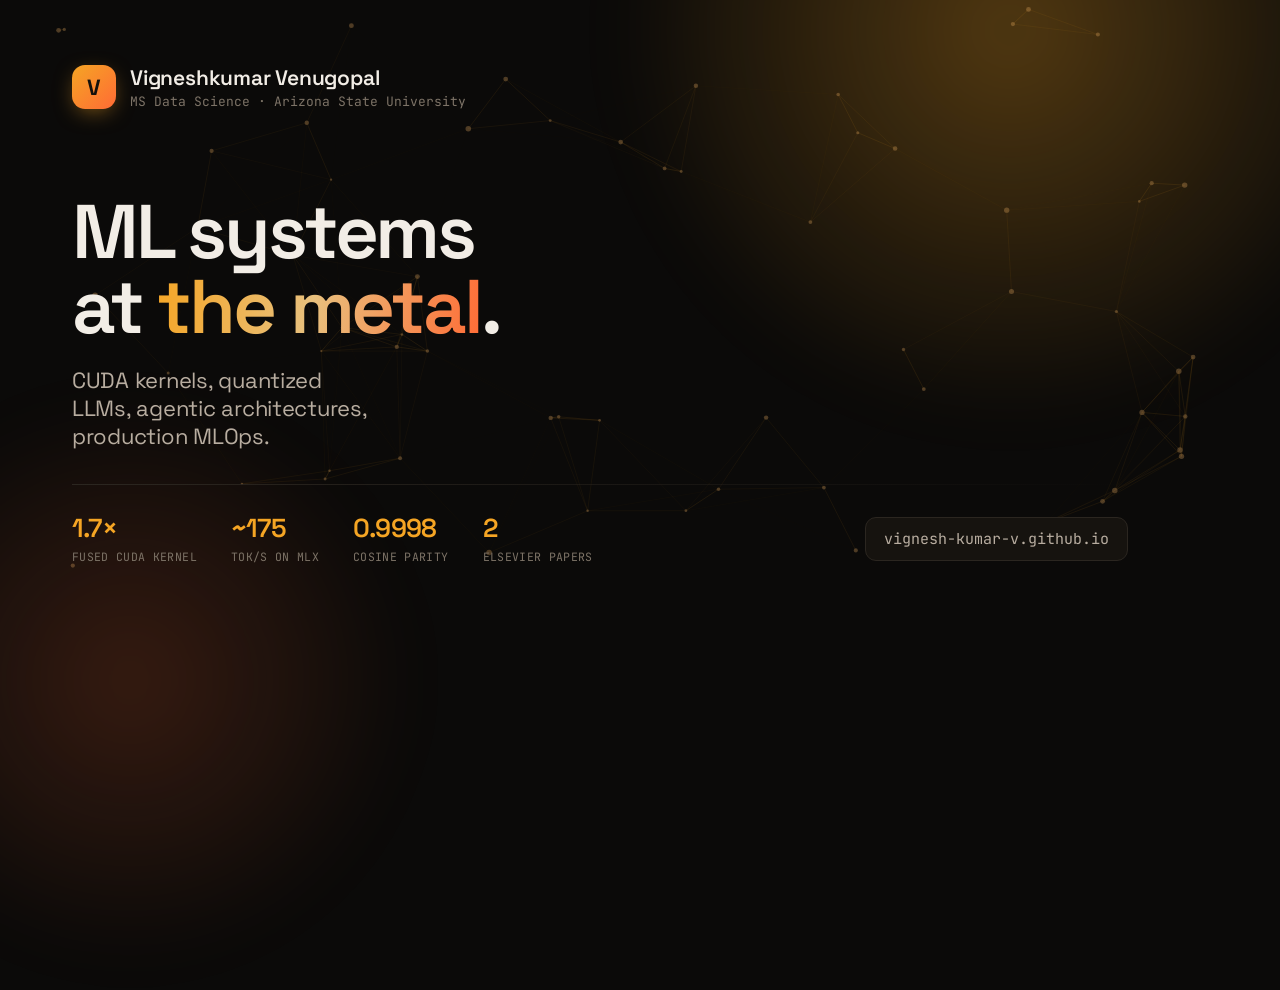
<file: assets/img/og-source.html>
<!DOCTYPE html>
<!-- Source for og.png. Regenerate with:
     "/Applications/Google Chrome.app/Contents/MacOS/Google Chrome" --headless \
       --screenshot=assets/img/og.png --window-size=1200,630 --hide-scrollbars \
       --default-background-color=00000000 assets/img/og-source.html            -->
<html lang="en">
<head>
<meta charset="utf-8">
<link href="https://fonts.googleapis.com/css2?family=Space+Grotesk:wght@400;500;600;700&family=JetBrains+Mono:wght@400;500&display=swap" rel="stylesheet">
<style>
  *{margin:0;padding:0;box-sizing:border-box}
  body{width:1200px;height:630px;overflow:hidden;background:#0b0a09;
       font-family:'Space Grotesk',system-ui,sans-serif;color:#f2ede6;position:relative}
  .glow{position:absolute;width:900px;height:900px;border-radius:50%;top:-420px;right:-260px;
        background:radial-gradient(circle,rgba(245,165,36,.30),transparent 62%);filter:blur(30px)}
  .glow2{position:absolute;width:620px;height:620px;border-radius:50%;bottom:-360px;left:-180px;
         background:radial-gradient(circle,rgba(255,107,53,.18),transparent 65%);filter:blur(30px)}
  svg.net{position:absolute;inset:0;width:1200px;height:630px;opacity:.5}
  .pad{position:relative;padding:64px 72px;height:100%;display:flex;flex-direction:column}
  .top{display:flex;align-items:center;gap:14px}
  .mark{width:44px;height:44px;border-radius:13px;display:grid;place-items:center;font-weight:700;
        font-size:22px;color:#12100c;background:linear-gradient(135deg,#f5a524,#ff6b35);
        box-shadow:0 6px 22px -6px rgba(245,165,36,.6)}
  .who{font-size:21px;font-weight:600;letter-spacing:-.01em}
  .where{font-family:'JetBrains Mono',monospace;font-size:13px;color:#7d7367;margin-top:2px}
  h1{margin-top:auto;font-size:76px;line-height:.98;letter-spacing:-.042em;font-weight:600}
  h1 em{font-style:normal;background:linear-gradient(100deg,#f5a524,#e8c07d 48%,#ff6b35);
        -webkit-background-clip:text;background-clip:text;color:transparent}
  .lede{margin-top:22px;font-size:22px;color:#b8ada0;letter-spacing:-.012em;max-width:22ch}
  .rule{margin-top:34px;height:1px;background:linear-gradient(90deg,#2b2620,transparent)}
  .foot{margin-top:26px;display:flex;align-items:center;gap:34px}
  .stat b{display:block;font-size:26px;font-weight:600;letter-spacing:-.03em;color:#f5a524}
  .stat span{font-family:'JetBrains Mono',monospace;font-size:11.5px;color:#7d7367;letter-spacing:.03em}
  .url{margin-left:auto;font-family:'JetBrains Mono',monospace;font-size:15px;color:#b8ada0;
       border:1px solid #2b2620;padding:11px 18px;border-radius:11px;background:#16130f}
</style>
</head>
<body>
<div class="glow"></div><div class="glow2"></div>
<svg class="net" id="net"></svg>
<div class="pad">
  <div class="top">
    <div class="mark">V</div>
    <div>
      <div class="who">Vigneshkumar Venugopal</div>
      <div class="where">MS Data Science · Arizona State University</div>
    </div>
  </div>

  <h1>ML systems<br>at <em>the metal</em>.</h1>
  <p class="lede">CUDA kernels, quantized LLMs, agentic architectures, production MLOps.</p>

  <div class="rule"></div>
  <div class="foot">
    <div class="stat"><b>1.7&times;</b><span>FUSED CUDA KERNEL</span></div>
    <div class="stat"><b>~175</b><span>TOK/S ON MLX</span></div>
    <div class="stat"><b>0.9998</b><span>COSINE PARITY</span></div>
    <div class="stat"><b>2</b><span>ELSEVIER PAPERS</span></div>
    <div class="url">vignesh-kumar-v.github.io</div>
  </div>
</div>

<script>
  // static node graph, seeded so the card renders identically every time
  var seed = 20260822;
  function rnd(){ seed = (seed * 1103515245 + 12345) % 2147483648; return seed / 2147483648; }
  var W = 1200, H = 630, N = [], svg = document.getElementById('net'), out = '';
  for (var i = 0; i < 62; i++) N.push({ x: rnd() * W, y: rnd() * H, r: rnd() * 1.9 + 1 });
  for (var a = 0; a < N.length; a++) {
    for (var b = a + 1; b < N.length; b++) {
      var dx = N[a].x - N[b].x, dy = N[a].y - N[b].y, d = Math.sqrt(dx * dx + dy * dy);
      if (d < 165) {
        out += '<line x1="' + N[a].x.toFixed(1) + '" y1="' + N[a].y.toFixed(1) +
               '" x2="' + N[b].x.toFixed(1) + '" y2="' + N[b].y.toFixed(1) +
               '" stroke="rgba(245,165,36,' + ((1 - d / 165) * 0.30).toFixed(3) +
               ')" stroke-width="0.8"/>';
      }
    }
  }
  N.forEach(function (n) {
    out += '<circle cx="' + n.x.toFixed(1) + '" cy="' + n.y.toFixed(1) + '" r="' + n.r.toFixed(2) +
           '" fill="rgba(255,190,110,0.55)"/>';
  });
  svg.innerHTML = out;
</script>
</body>
</html>
</file>
<file: assets/css/style.css>
/* ==========================================================================
   Vigneshkumar Venugopal — portfolio
   Hand-written CSS. No framework, no build step.
   ========================================================================== */

/* ---------- tokens ---------- */
:root{
  --bg:#0b0a09;
  --bg-alt:#100e0c;
  --surface:#16130f;
  --surface-2:#1c1814;
  --line:#2b2620;
  --line-soft:#211d18;
  --text:#f2ede6;
  --text-2:#b8ada0;
  --text-3:#7d7367;
  --accent:#f5a524;
  --accent-2:#ff6b35;
  --accent-3:#e8c07d;
  --accent-soft:rgba(245,165,36,.13);
  --glow:rgba(245,165,36,.28);
  --canvas-node-rgb:255,190,110;
  --canvas-link-rgb:245,165,36;
  --on-accent:#12100c;
  --dot-4:#7dd3fc;
  --dot-4-glow:rgba(125,211,252,.4);
  --shadow:0 24px 60px -24px rgba(0,0,0,.85);

  --f-display:'Space Grotesk',ui-sans-serif,system-ui,sans-serif;
  --f-body:'Inter',ui-sans-serif,system-ui,-apple-system,sans-serif;
  --f-mono:'JetBrains Mono',ui-monospace,SFMono-Regular,Menlo,monospace;

  --wrap:1220px;
  --r:16px;
  --ease:cubic-bezier(.22,1,.36,1);
}

[data-theme="light"]{
  --bg:#fdfbf7;
  --bg-alt:#f5f1e9;
  --surface:#ffffff;
  --surface-2:#faf7f1;
  --line:#e8e0d3;
  --line-soft:#f0eae0;
  --text:#1a1512;
  --text-2:#5c5348;
  --text-3:#8a8073;
  --accent:#c2700a;
  --accent-2:#e0521f;
  --accent-3:#a67c34;
  --accent-soft:rgba(194,112,10,.09);
  --glow:rgba(194,112,10,.18);
  --canvas-node-rgb:194,112,10;
  --canvas-link-rgb:194,112,10;
  --on-accent:#ffffff;
  --dot-4:#0a7ea4;
  --dot-4-glow:rgba(10,126,164,.35);
  --shadow:0 20px 50px -26px rgba(60,40,15,.28);
}

/* ---------- reset ---------- */
*,*::before,*::after{box-sizing:border-box;margin:0;padding:0}
html{scroll-behavior:smooth;-webkit-text-size-adjust:100%}
body{
  background:var(--bg);color:var(--text);
  font-family:var(--f-body);font-size:16px;line-height:1.6;
  -webkit-font-smoothing:antialiased;
  overflow-x:hidden;
  transition:background .5s var(--ease),color .5s var(--ease);
}
img,svg,canvas{display:block;max-width:100%}
a{color:inherit;text-decoration:none}
button{font:inherit;color:inherit;background:none;border:none;cursor:pointer}
ul{list-style:none}
::selection{background:var(--accent);color:var(--on-accent)}

:focus-visible{outline:2px solid var(--accent);outline-offset:3px;border-radius:4px}

.skip-link{
  position:fixed;top:-100px;left:16px;z-index:200;padding:12px 18px;
  background:var(--accent);color:#fff;border-radius:10px;font-weight:600;
}
.skip-link:focus{top:16px}

.wrap{width:min(var(--wrap),calc(100% - 48px));margin-inline:auto}

/* ---------- ambient ---------- */
.grain{
  position:fixed;inset:0;z-index:1;pointer-events:none;opacity:.028;
  background-image:url("data:image/svg+xml,%3Csvg xmlns='http://www.w3.org/2000/svg' width='140' height='140'%3E%3Cfilter id='n'%3E%3CfeTurbulence type='fractalNoise' baseFrequency='.85' numOctaves='3'/%3E%3C/filter%3E%3Crect width='140' height='140' filter='url(%23n)'/%3E%3C/svg%3E");
}
[data-theme="light"] .grain{opacity:.05}

.scroll-progress{
  position:fixed;top:0;left:0;height:2px;width:0;z-index:120;
  background:linear-gradient(90deg,var(--accent),var(--accent-2));
  box-shadow:0 0 12px var(--glow);
  transition:width .1s linear;
}

/* ---------- nav ---------- */
.nav{
  position:fixed;top:0;left:0;right:0;z-index:100;
  transition:background .35s var(--ease),border-color .35s var(--ease),backdrop-filter .35s;
  border-bottom:1px solid transparent;
}
.nav.is-stuck{
  background:color-mix(in srgb,var(--bg) 78%,transparent);
  backdrop-filter:blur(18px) saturate(160%);
  -webkit-backdrop-filter:blur(18px) saturate(160%);
  border-bottom-color:var(--line-soft);
}
.nav__inner{
  width:min(var(--wrap),calc(100% - 48px));margin-inline:auto;
  height:70px;display:flex;align-items:center;gap:28px;
}
.nav__brand{display:flex;align-items:center;gap:11px;font-family:var(--f-display);font-weight:600;letter-spacing:-.01em}
.nav__mark{
  width:30px;height:30px;display:grid;place-items:center;border-radius:9px;
  background:linear-gradient(135deg,var(--accent),var(--accent-3));
  color:var(--on-accent);font-size:15px;font-weight:700;
  box-shadow:0 4px 14px -4px var(--glow);
}
.nav__name{font-size:15px}
.nav__dim{color:var(--text-3);font-weight:400}
.nav__links{margin-left:auto;display:flex;gap:4px}
.nav__links a{
  padding:8px 14px;border-radius:9px;font-size:14px;color:var(--text-2);
  transition:color .2s,background .2s;position:relative;
}
.nav__links a:hover,.nav__links a.is-active{color:var(--text);background:var(--surface-2)}
.nav__actions{display:flex;align-items:center;gap:8px;margin-left:6px}

.kbd-btn{
  display:flex;align-items:center;gap:6px;padding:7px 10px 7px 13px;
  border:1px solid var(--line);border-radius:10px;background:var(--surface);
  font-size:13px;color:var(--text-3);transition:border-color .2s,color .2s;
}
.kbd-btn:hover{border-color:var(--accent);color:var(--text)}
kbd{
  font-family:var(--f-mono);font-size:11px;padding:2px 5px;border-radius:5px;
  background:var(--surface-2);border:1px solid var(--line);color:var(--text-2);line-height:1.4;
}
.icon-btn{
  width:38px;height:38px;display:grid;place-items:center;border-radius:10px;
  border:1px solid var(--line);background:var(--surface);color:var(--text-2);
  transition:border-color .2s,color .2s,transform .2s;
}
.icon-btn:hover{border-color:var(--accent);color:var(--text);transform:translateY(-1px)}
.i-sun{display:none}
[data-theme="light"] .i-sun{display:block}
[data-theme="light"] .i-moon{display:none}

.nav__burger{display:none;flex-direction:column;gap:5px}
.nav__burger span{width:16px;height:1.8px;background:currentColor;border-radius:2px;transition:transform .3s var(--ease),opacity .2s}
.nav__burger[aria-expanded="true"] span:first-child{transform:translateY(3.4px) rotate(45deg)}
.nav__burger[aria-expanded="true"] span:last-child{transform:translateY(-3.4px) rotate(-45deg)}

.mobile-menu{
  position:fixed;top:70px;left:0;right:0;z-index:99;display:none;flex-direction:column;
  background:color-mix(in srgb,var(--bg) 96%,transparent);
  backdrop-filter:blur(20px);border-bottom:1px solid var(--line);
  padding:10px 24px 20px;
  transform:translateY(-8px);opacity:0;pointer-events:none;transition:.3s var(--ease);
}
.mobile-menu.is-open{transform:none;opacity:1;pointer-events:auto}
.mobile-menu a{padding:14px 4px;border-bottom:1px solid var(--line-soft);font-size:17px;font-family:var(--f-display);font-weight:500}

/* ---------- hero ---------- */
.hero{
  position:relative;min-height:100svh;display:flex;align-items:center;
  padding:130px 0 90px;overflow:hidden;
}
.hero__canvas{position:absolute;inset:0;width:100%;height:100%;z-index:0;opacity:.75}
[data-theme="light"] .hero__canvas{opacity:.55}
.hero__glow{
  position:absolute;z-index:0;pointer-events:none;
  top:-24%;right:-14%;width:820px;height:820px;border-radius:50%;
  background:radial-gradient(circle,var(--glow) 0%,transparent 62%);
  filter:blur(38px);
}
.hero__inner{position:relative;z-index:2}

.hero__eyebrow{
  display:inline-flex;align-items:center;gap:10px;
  font-family:var(--f-mono);font-size:12.5px;letter-spacing:.02em;color:var(--text-2);
  padding:8px 16px;border:1px solid var(--line);border-radius:100px;
  background:color-mix(in srgb,var(--surface) 70%,transparent);
  backdrop-filter:blur(8px);
}
.pulse{width:7px;height:7px;border-radius:50%;background:var(--accent-2);position:relative;flex:none}
.pulse::after{content:'';position:absolute;inset:0;border-radius:50%;background:var(--accent-2);animation:ping 2s cubic-bezier(0,0,.2,1) infinite}
@keyframes ping{75%,100%{transform:scale(2.6);opacity:0}}

.hero__title{
  font-family:var(--f-display);font-weight:600;
  font-size:clamp(2.7rem,7.6vw,6rem);line-height:.99;letter-spacing:-.038em;
  margin:26px 0 0;
}
.hero__title em{
  font-style:normal;
  background:linear-gradient(105deg,var(--accent) 0%,var(--accent-3) 48%,var(--accent-2) 100%);
  -webkit-background-clip:text;background-clip:text;color:transparent;
  background-size:200% 100%;animation:shift 9s ease-in-out infinite;
}
@keyframes shift{0%,100%{background-position:0% 50%}50%{background-position:100% 50%}}

.hero__lede{
  max-width:62ch;margin-top:26px;font-size:clamp(1rem,1.45vw,1.16rem);
  color:var(--text-2);line-height:1.68;
}
.hero__lede strong{color:var(--text);font-weight:600}

.hero__cta{display:flex;flex-wrap:wrap;gap:11px;margin-top:38px}

.btn{
  display:inline-flex;align-items:center;gap:9px;
  padding:12px 20px;border-radius:11px;font-size:14.5px;font-weight:500;
  border:1px solid var(--line);background:var(--surface);color:var(--text);
  transition:transform .22s var(--ease),border-color .22s,background .22s,box-shadow .22s;
}
.btn:hover{transform:translateY(-2px);border-color:var(--accent);box-shadow:0 10px 26px -14px var(--glow)}
.btn--primary{
  background:linear-gradient(135deg,var(--accent),var(--accent-3));
  border-color:transparent;color:var(--on-accent);font-weight:600;
}
.btn--primary:hover{box-shadow:0 14px 32px -12px var(--glow)}
.btn--ghost{background:transparent;font-family:var(--f-mono);font-size:13.5px;color:var(--text-2)}
.btn--ghost:hover{color:var(--text)}

.hero__scroll{position:absolute;bottom:34px;left:50%;transform:translateX(-50%);z-index:2}
.hero__scroll span{
  display:block;width:1px;height:46px;
  background:linear-gradient(var(--accent),transparent);
  animation:drop 2.2s var(--ease) infinite;transform-origin:top;
}
@keyframes drop{0%{transform:scaleY(0);opacity:0}40%{transform:scaleY(1);opacity:1}100%{transform:scaleY(1) translateY(46px);opacity:0}}

/* ---------- ticker ---------- */
.ticker{
  position:relative;z-index:2;overflow:hidden;
  border-block:1px solid var(--line-soft);background:var(--bg-alt);
  padding:16px 0;
  -webkit-mask-image:linear-gradient(90deg,transparent,#000 8%,#000 92%,transparent);
  mask-image:linear-gradient(90deg,transparent,#000 8%,#000 92%,transparent);
}
.ticker__track{display:flex;width:max-content;animation:slide 46s linear infinite}
.ticker:hover .ticker__track{animation-play-state:paused}
.ticker__set{display:flex;align-items:center;gap:26px;padding-right:26px;flex:none}
.ticker__set span{font-family:var(--f-mono);font-size:13px;color:var(--text-3);white-space:nowrap}
.ticker__set b{color:var(--accent);font-weight:600}
.ticker__set i{color:var(--line);font-style:normal;font-size:9px}
@keyframes slide{to{transform:translateX(-50%)}}

/* ---------- sections ---------- */
.section{padding:clamp(80px,11vw,140px) 0;position:relative;z-index:2}
.section--alt{background:var(--bg-alt);border-block:1px solid var(--line-soft)}

.sec-label{
  font-family:var(--f-mono);font-size:12px;letter-spacing:.14em;text-transform:uppercase;
  color:var(--text-3);display:flex;align-items:center;gap:10px;margin-bottom:20px;
}
.sec-label span{
  color:var(--accent);border:1px solid var(--line);padding:2px 8px;border-radius:6px;
  background:var(--accent-soft);letter-spacing:.05em;
}
.sec-title{
  font-family:var(--f-display);font-weight:600;letter-spacing:-.032em;
  font-size:clamp(1.8rem,3.9vw,3.1rem);line-height:1.08;
}
.sec-title em{font-style:italic;color:var(--accent)}
.sec-head{display:flex;justify-content:space-between;align-items:flex-end;gap:40px;flex-wrap:wrap;margin-bottom:44px}
.sec-note{max-width:34ch;color:var(--text-3);font-size:14.5px}

/* ---------- about ---------- */
.about{display:grid;grid-template-columns:1.35fr .95fr;gap:56px;align-items:start}
.about__text p{color:var(--text-2);margin-top:18px;font-size:16.5px;line-height:1.75;max-width:60ch}
.about__text .sec-title{margin-bottom:8px}
.about__text strong{color:var(--text);font-weight:600}
.about__sign{
  margin-top:28px !important;padding-left:16px;border-left:2px solid var(--accent);
  font-family:var(--f-mono);font-size:14px !important;color:var(--text-2) !important;
}
.about__side{display:flex;flex-direction:column;gap:16px;position:sticky;top:96px}

.card{
  background:var(--surface);border:1px solid var(--line);border-radius:var(--r);
  padding:24px;transition:border-color .3s;
}
.card:hover{border-color:color-mix(in srgb,var(--accent) 40%,var(--line))}
.card__k{
  font-family:var(--f-mono);font-size:11px;letter-spacing:.14em;text-transform:uppercase;
  color:var(--text-3);margin-bottom:18px;
}
.edu{display:flex;flex-direction:column;gap:18px}
.edu__row{display:flex;justify-content:space-between;gap:14px;align-items:flex-start}
.edu__row+.edu__row{padding-top:18px;border-top:1px solid var(--line-soft)}
.edu h3{font-family:var(--f-display);font-size:15.5px;font-weight:600;letter-spacing:-.01em}
.edu p{font-size:13.5px;color:var(--text-3);margin-top:3px}
.chip{
  font-family:var(--f-mono);font-size:11px;padding:4px 9px;border-radius:7px;white-space:nowrap;
  background:var(--surface-2);border:1px solid var(--line);color:var(--text-3);flex:none;
}
.chip--live{background:var(--accent-soft);border-color:color-mix(in srgb,var(--accent) 32%,transparent);color:var(--accent)}

.glance{display:grid;grid-template-columns:1fr 1fr;gap:18px}
.glance li{display:flex;flex-direction:column;gap:2px}
.glance b{font-family:var(--f-display);font-size:26px;font-weight:600;letter-spacing:-.03em;color:var(--accent)}
.glance span{font-size:12.5px;color:var(--text-3);line-height:1.4}

/* ---------- filters ---------- */
.filters{display:flex;flex-wrap:wrap;gap:8px;margin-bottom:32px}
.filter{
  padding:9px 15px;border-radius:100px;border:1px solid var(--line);background:var(--surface);
  font-size:13.5px;color:var(--text-2);display:flex;align-items:center;gap:7px;
  transition:all .25s var(--ease);
}
.filter b{font-family:var(--f-mono);font-size:11px;color:var(--text-3);font-weight:500}
.filter:hover{border-color:var(--accent);color:var(--text)}
.filter.is-active{background:var(--text);color:var(--bg);border-color:var(--text)}
.filter.is-active b{color:var(--bg);opacity:.6}

/* ---------- project grid ---------- */
.grid{display:grid;grid-template-columns:repeat(3,1fr);gap:16px}
.grid__empty{text-align:center;color:var(--text-3);padding:60px 0;font-family:var(--f-mono);font-size:14px}

.proj{
  position:relative;display:flex;flex-direction:column;
  background:var(--surface);border:1px solid var(--line);border-radius:var(--r);
  padding:26px;overflow:hidden;
  transition:transform .4s var(--ease),border-color .3s,box-shadow .4s,opacity .35s,scale .35s;
}
.proj--wide{grid-column:span 2}
.proj::before{
  content:'';position:absolute;inset:0 0 auto;height:1px;
  background:linear-gradient(90deg,transparent,var(--accent),transparent);
  opacity:0;transition:opacity .4s;
}
.proj:hover{transform:translateY(-4px);border-color:color-mix(in srgb,var(--accent) 45%,var(--line));box-shadow:var(--shadow)}
.proj:hover::before{opacity:1}
.proj.is-hidden{display:none}

.proj__top{display:flex;justify-content:space-between;align-items:flex-start;gap:14px;margin-bottom:18px}
.proj__idx{font-family:var(--f-mono);font-size:12px;color:var(--text-3);letter-spacing:.08em}
.proj__tags{display:flex;flex-wrap:wrap;gap:5px;justify-content:flex-end}
.proj__tags span{
  font-family:var(--f-mono);font-size:10.5px;padding:3px 7px;border-radius:5px;
  background:var(--surface-2);border:1px solid var(--line-soft);color:var(--text-3);
}
.proj__name{
  font-family:var(--f-display);font-size:clamp(1.35rem,2.1vw,1.75rem);font-weight:600;
  letter-spacing:-.028em;line-height:1.1;
}
.proj__sub{margin-top:8px;font-size:14.5px;color:var(--accent);font-weight:500;line-height:1.45}
.proj__body{margin-top:14px;font-size:14.5px;color:var(--text-2);line-height:1.7}
.proj__body strong{color:var(--text);font-weight:600}
.proj__body em{color:var(--text-2);font-style:italic}
code{
  font-family:var(--f-mono);font-size:.88em;padding:1px 5px;border-radius:5px;
  background:var(--surface-2);border:1px solid var(--line-soft);color:var(--accent-2);
}

.metrics{display:flex;flex-wrap:wrap;gap:10px;margin:20px 0 22px;padding-top:18px;border-top:1px solid var(--line-soft)}
.metrics li{display:flex;flex-direction:column;padding-right:14px;border-right:1px solid var(--line-soft)}
.metrics li:last-child{border-right:none;padding-right:0}
.metrics b{font-family:var(--f-display);font-size:19px;font-weight:600;letter-spacing:-.025em;color:var(--text)}
.metrics span{font-family:var(--f-mono);font-size:10.5px;color:var(--text-3);letter-spacing:.02em;margin-top:1px}

.proj__link{
  margin-top:auto;display:inline-flex;align-items:center;gap:7px;align-self:flex-start;
  font-family:var(--f-mono);font-size:12.5px;color:var(--text-2);
  padding-bottom:2px;border-bottom:1px solid transparent;transition:color .2s,border-color .2s,gap .2s;
}
.proj__link:hover{color:var(--accent);border-bottom-color:var(--accent);gap:10px}

.more{
  margin-top:40px;padding-top:32px;border-top:1px solid var(--line-soft);
  display:flex;justify-content:space-between;align-items:center;gap:24px;flex-wrap:wrap;
}
.more p{color:var(--text-3);font-size:14.5px}
.more a:not(.btn){color:var(--accent);border-bottom:1px solid color-mix(in srgb,var(--accent) 35%,transparent)}
.more a:not(.btn):hover{border-bottom-color:var(--accent)}

/* ---------- timeline ---------- */
.timeline{display:flex;flex-direction:column;gap:24px}
.tl{
  display:grid;grid-template-columns:210px 1fr;gap:40px;
  background:var(--surface);border:1px solid var(--line);border-radius:var(--r);
  padding:32px;transition:border-color .3s;
}
.tl:hover{border-color:color-mix(in srgb,var(--accent) 40%,var(--line))}
.tl__meta{display:flex;flex-direction:column;gap:10px;align-items:flex-start}
.tl__loc{font-family:var(--f-mono);font-size:12px;color:var(--text-3)}
.tl__body h3{font-family:var(--f-display);font-size:clamp(1.25rem,2vw,1.6rem);font-weight:600;letter-spacing:-.025em}
.tl__org{color:var(--accent);font-size:14.5px;font-weight:500;margin-top:5px}
.tl__tags{display:flex;flex-wrap:wrap;gap:6px;margin-top:20px}
.tl__tags span{
  font-family:var(--f-mono);font-size:11px;padding:4px 9px;border-radius:6px;
  background:var(--surface-2);border:1px solid var(--line-soft);color:var(--text-3);
}

.bullets{margin-top:18px;display:flex;flex-direction:column;gap:12px}
.bullets li{
  position:relative;padding-left:22px;font-size:14.8px;color:var(--text-2);line-height:1.7;
}
.bullets li::before{
  content:'';position:absolute;left:2px;top:.66em;width:6px;height:6px;border-radius:2px;
  background:var(--accent);transform:rotate(45deg);
}
.bullets strong{color:var(--text);font-weight:600}

/* ---------- papers ---------- */
.papers{display:grid;grid-template-columns:1fr 1fr;gap:16px}
.paper{
  background:var(--surface);border:1px solid var(--line);border-radius:var(--r);
  padding:30px;display:flex;flex-direction:column;transition:border-color .3s,transform .4s var(--ease);
}
.paper:hover{border-color:color-mix(in srgb,var(--accent) 40%,var(--line));transform:translateY(-3px)}
.paper__badge{display:flex;justify-content:space-between;align-items:center;gap:12px;margin-bottom:18px;flex-wrap:wrap}
.paper__doi{font-family:var(--f-mono);font-size:11px;color:var(--text-3)}
.paper h3{
  font-family:var(--f-display);font-size:19px;font-weight:600;line-height:1.32;letter-spacing:-.018em;
}
.paper .bullets{flex:1;margin-bottom:22px}
.paper .bullets li{font-size:14px}

/* ---------- stack ---------- */
.stack{display:grid;grid-template-columns:1fr 1fr;gap:16px}
.stack__col{
  background:var(--surface);border:1px solid var(--line);border-radius:var(--r);padding:28px;
  transition:border-color .3s;
}
.stack__col:hover{border-color:color-mix(in srgb,var(--accent) 35%,var(--line))}
.stack__col h3{
  font-family:var(--f-display);font-size:16px;font-weight:600;letter-spacing:-.015em;
  display:flex;align-items:center;gap:10px;margin-bottom:20px;
}
.dot{width:8px;height:8px;border-radius:50%;background:var(--accent);box-shadow:0 0 10px var(--glow)}
.dot--2{background:var(--accent-2);box-shadow:0 0 10px rgba(255,107,53,.4)}
.dot--3{background:var(--accent-3);box-shadow:0 0 10px rgba(232,192,125,.4)}
.dot--4{background:var(--dot-4,#f0a35e);box-shadow:0 0 10px var(--dot-4-glow,rgba(240,163,94,.4))}
.pills{display:flex;flex-wrap:wrap;gap:6px}
.pills span{
  font-family:var(--f-mono);font-size:12px;padding:5px 10px;border-radius:7px;
  background:var(--surface-2);border:1px solid var(--line-soft);color:var(--text-2);
  transition:color .2s,border-color .2s,transform .2s;cursor:default;
}
.pills span:hover{color:var(--accent);border-color:var(--accent);transform:translateY(-2px)}

/* ---------- contact ---------- */
.section--contact{
  background:
    radial-gradient(ellipse 900px 420px at 50% 0%,var(--glow),transparent 70%),
    var(--bg-alt);
  border-top:1px solid var(--line-soft);
}
.contact{text-align:center}
.contact .sec-label{justify-content:center}
.contact__title{
  font-family:var(--f-display);font-weight:600;letter-spacing:-.035em;
  font-size:clamp(2rem,4.6vw,3.6rem);line-height:1.06;
}
.contact__lede{max-width:56ch;margin:22px auto 0;color:var(--text-2);font-size:16.5px;line-height:1.7}
.contact__grid{display:grid;grid-template-columns:repeat(3,1fr);gap:12px;margin-top:44px}
.ccard{
  background:var(--surface);border:1px solid var(--line);border-radius:var(--r);
  padding:22px 20px;display:flex;flex-direction:column;gap:6px;text-align:left;
  transition:transform .3s var(--ease),border-color .3s,box-shadow .3s;
}
.ccard:hover{transform:translateY(-4px);border-color:var(--accent);box-shadow:0 14px 34px -18px var(--glow)}
.ccard__k{font-family:var(--f-mono);font-size:11px;letter-spacing:.13em;text-transform:uppercase;color:var(--text-3)}
.ccard__v{font-size:15px;font-weight:500;word-break:break-word}
.ccard--static{cursor:default}
.ccard--static:hover{transform:none;border-color:var(--line);box-shadow:none}

/* ---------- footer ---------- */
.foot{border-top:1px solid var(--line-soft);padding:30px 0;position:relative;z-index:2}
.foot__inner{display:flex;justify-content:space-between;align-items:center;gap:20px;flex-wrap:wrap}
.foot p{font-family:var(--f-mono);font-size:12.5px;color:var(--text-3)}
.foot__mid{opacity:.75}
.foot__top{font-family:var(--f-mono);font-size:12.5px;color:var(--text-3);transition:color .2s}
.foot__top:hover{color:var(--accent)}

/* ---------- command palette ---------- */
.palette{position:fixed;inset:0;z-index:200;display:grid;place-items:start center;padding-top:14vh}
.palette[hidden]{display:none}
.palette__scrim{position:absolute;inset:0;background:rgba(0,0,0,.62);backdrop-filter:blur(5px);animation:fade .2s ease}
.palette__box{
  position:relative;width:min(600px,calc(100% - 40px));
  background:var(--surface);border:1px solid var(--line);border-radius:16px;
  box-shadow:0 40px 90px -30px rgba(0,0,0,.8);overflow:hidden;
  animation:pop .22s var(--ease);
}
@keyframes fade{from{opacity:0}}
@keyframes pop{from{opacity:0;transform:translateY(-12px) scale(.98)}}
.palette__search{display:flex;align-items:center;gap:11px;padding:16px 18px;border-bottom:1px solid var(--line)}
.palette__search svg{color:var(--text-3);flex:none}
.palette__search input{
  flex:1;background:none;border:none;outline:none;color:var(--text);
  font-family:var(--f-body);font-size:15.5px;
}
.palette__search input::placeholder{color:var(--text-3)}
.palette__list{max-height:min(420px,52vh);overflow-y:auto;padding:8px}
.palette__list li{
  display:flex;align-items:center;gap:12px;padding:11px 13px;border-radius:10px;cursor:pointer;
  font-size:14.5px;transition:background .15s;
}
.palette__list li.is-sel{background:var(--accent-soft)}
.palette__list li .p-kind{
  margin-left:auto;font-family:var(--f-mono);font-size:10.5px;letter-spacing:.08em;
  text-transform:uppercase;color:var(--text-3);
}
.palette__list li .p-ico{color:var(--accent);flex:none;width:16px;text-align:center;font-size:13px}
.palette__none{padding:26px;text-align:center;color:var(--text-3);font-size:14px}

/* ---------- toast ---------- */
.toast{
  position:fixed;bottom:26px;left:50%;transform:translate(-50%,20px);z-index:210;
  padding:12px 20px;border-radius:11px;background:var(--text);color:var(--bg);
  font-size:14px;font-weight:500;opacity:0;pointer-events:none;transition:.3s var(--ease);
  box-shadow:0 14px 34px -14px rgba(0,0,0,.5);
}
.toast.is-on{opacity:1;transform:translate(-50%,0)}

/* ---------- reveal ---------- */
.reveal{opacity:0;transform:translateY(22px);transition:opacity .8s var(--ease),transform .8s var(--ease)}
.reveal.is-in{opacity:1;transform:none}
.reveal[data-delay="1"]{transition-delay:.09s}
.reveal[data-delay="2"]{transition-delay:.18s}
.reveal[data-delay="3"]{transition-delay:.27s}

/* ---------- responsive ---------- */
@media (max-width:1080px){
  .grid{grid-template-columns:repeat(2,1fr)}
  .proj--wide{grid-column:span 2}
  .about{grid-template-columns:1fr;gap:40px}
  .about__side{position:static;display:grid;grid-template-columns:1fr 1fr}
  .contact__grid{grid-template-columns:repeat(2,1fr)}
}
@media (max-width:860px){
  .wrap{width:calc(100% - 36px)}
  .nav__inner{width:calc(100% - 36px)}
  .nav__links{display:none}
  .nav__burger{display:flex}
  .mobile-menu{display:flex}
  .kbd-btn span{display:none}
  .kbd-btn{padding:7px 10px}
  .grid,.papers,.stack{grid-template-columns:1fr}
  .proj--wide{grid-column:span 1}
  .about__side{grid-template-columns:1fr}
  .tl{grid-template-columns:1fr;gap:22px;padding:26px}
  .tl__meta{flex-direction:row;align-items:center;gap:14px}
  .sec-head{margin-bottom:32px}
  .sec-note{max-width:none}
  .foot__inner{justify-content:center;text-align:center}
  .foot__mid{order:3;width:100%}
}
@media (max-width:520px){
  .hero{padding-top:110px;min-height:auto}
  .hero__cta .btn{flex:1 1 auto;justify-content:center}
  .metrics li{border-right:none;padding-right:0;min-width:calc(50% - 5px)}
  .paper,.stack__col,.proj{padding:22px}
  .glance{grid-template-columns:1fr 1fr}
}

@media (prefers-reduced-motion:reduce){
  *,*::before,*::after{animation-duration:.01ms !important;animation-iteration-count:1 !important;transition-duration:.01ms !important;scroll-behavior:auto !important}
  .reveal{opacity:1;transform:none}
}

@media print{
  .nav,.mobile-menu,.hero__canvas,.hero__scroll,.ticker,.palette,.toast,.scroll-progress,.grain,.filters{display:none !important}
  body{background:#fff;color:#000}
  .section{padding:24px 0;page-break-inside:avoid}
}
</file>
